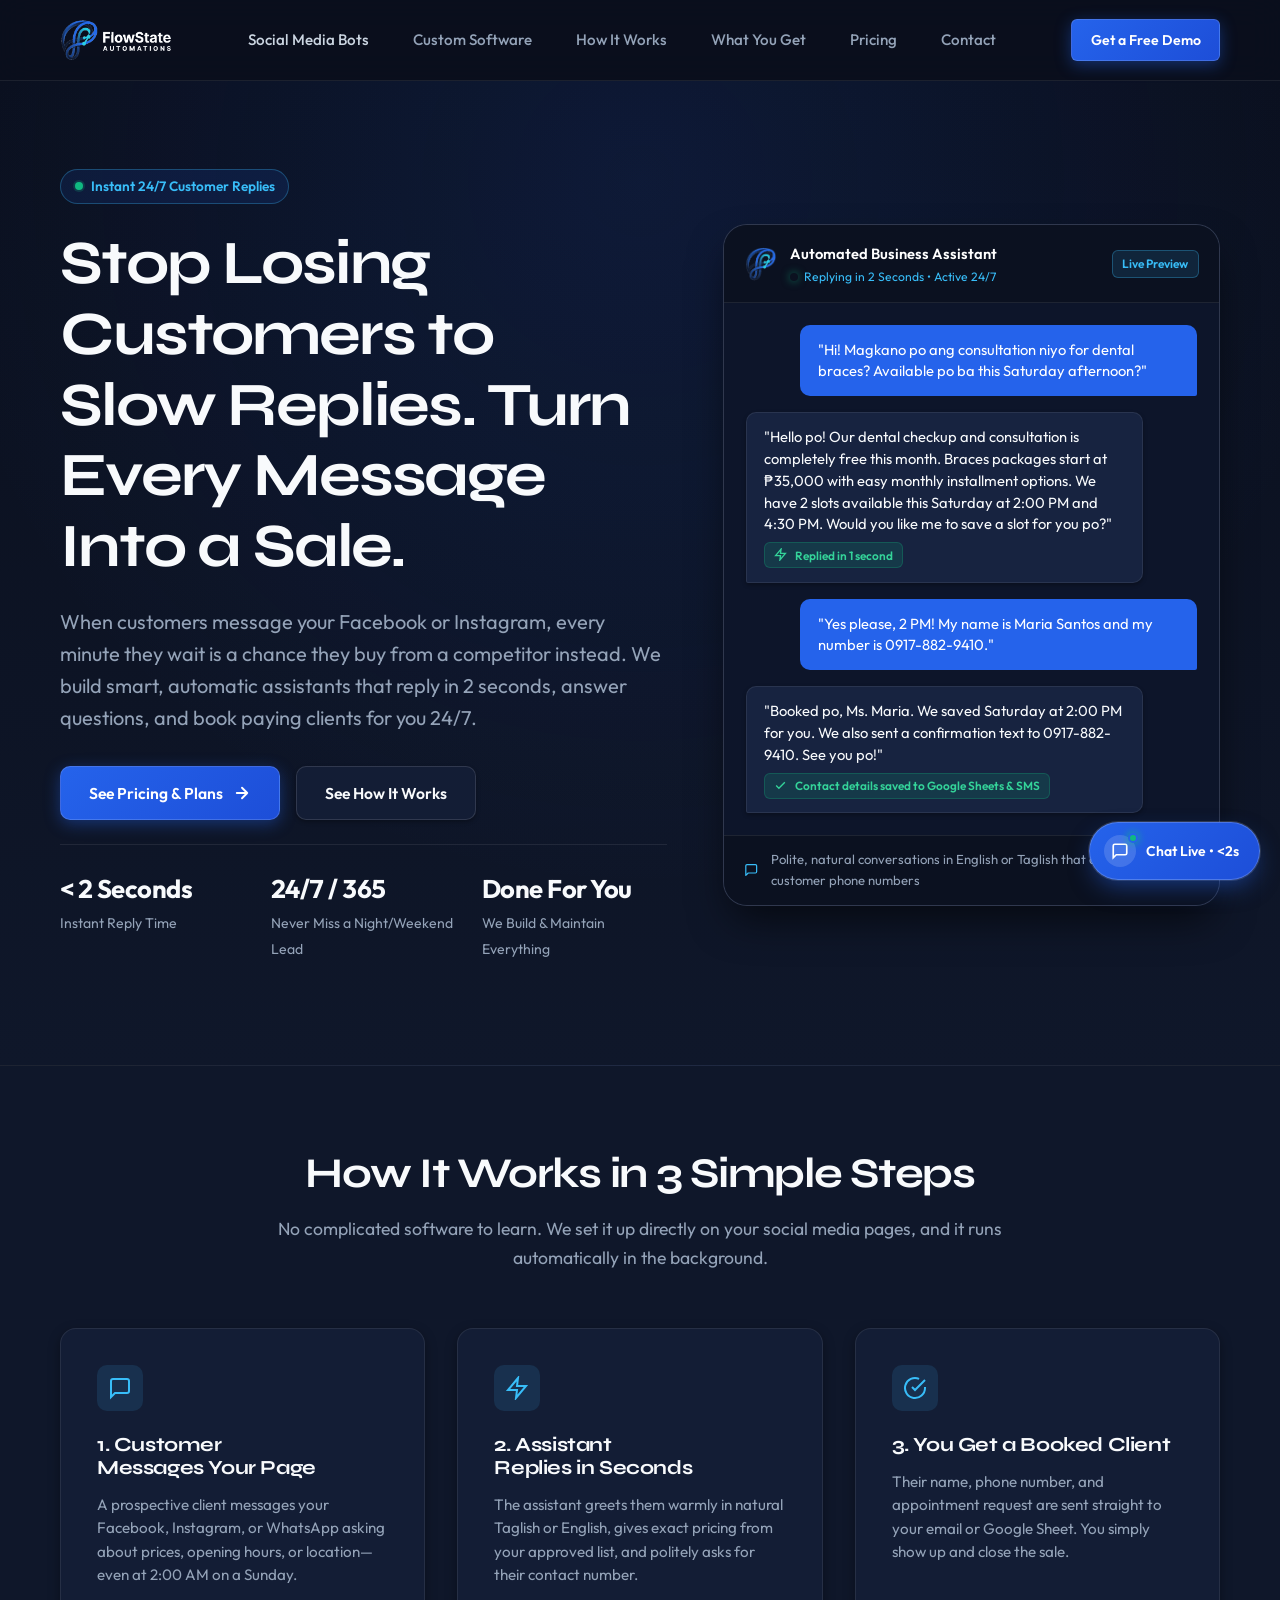
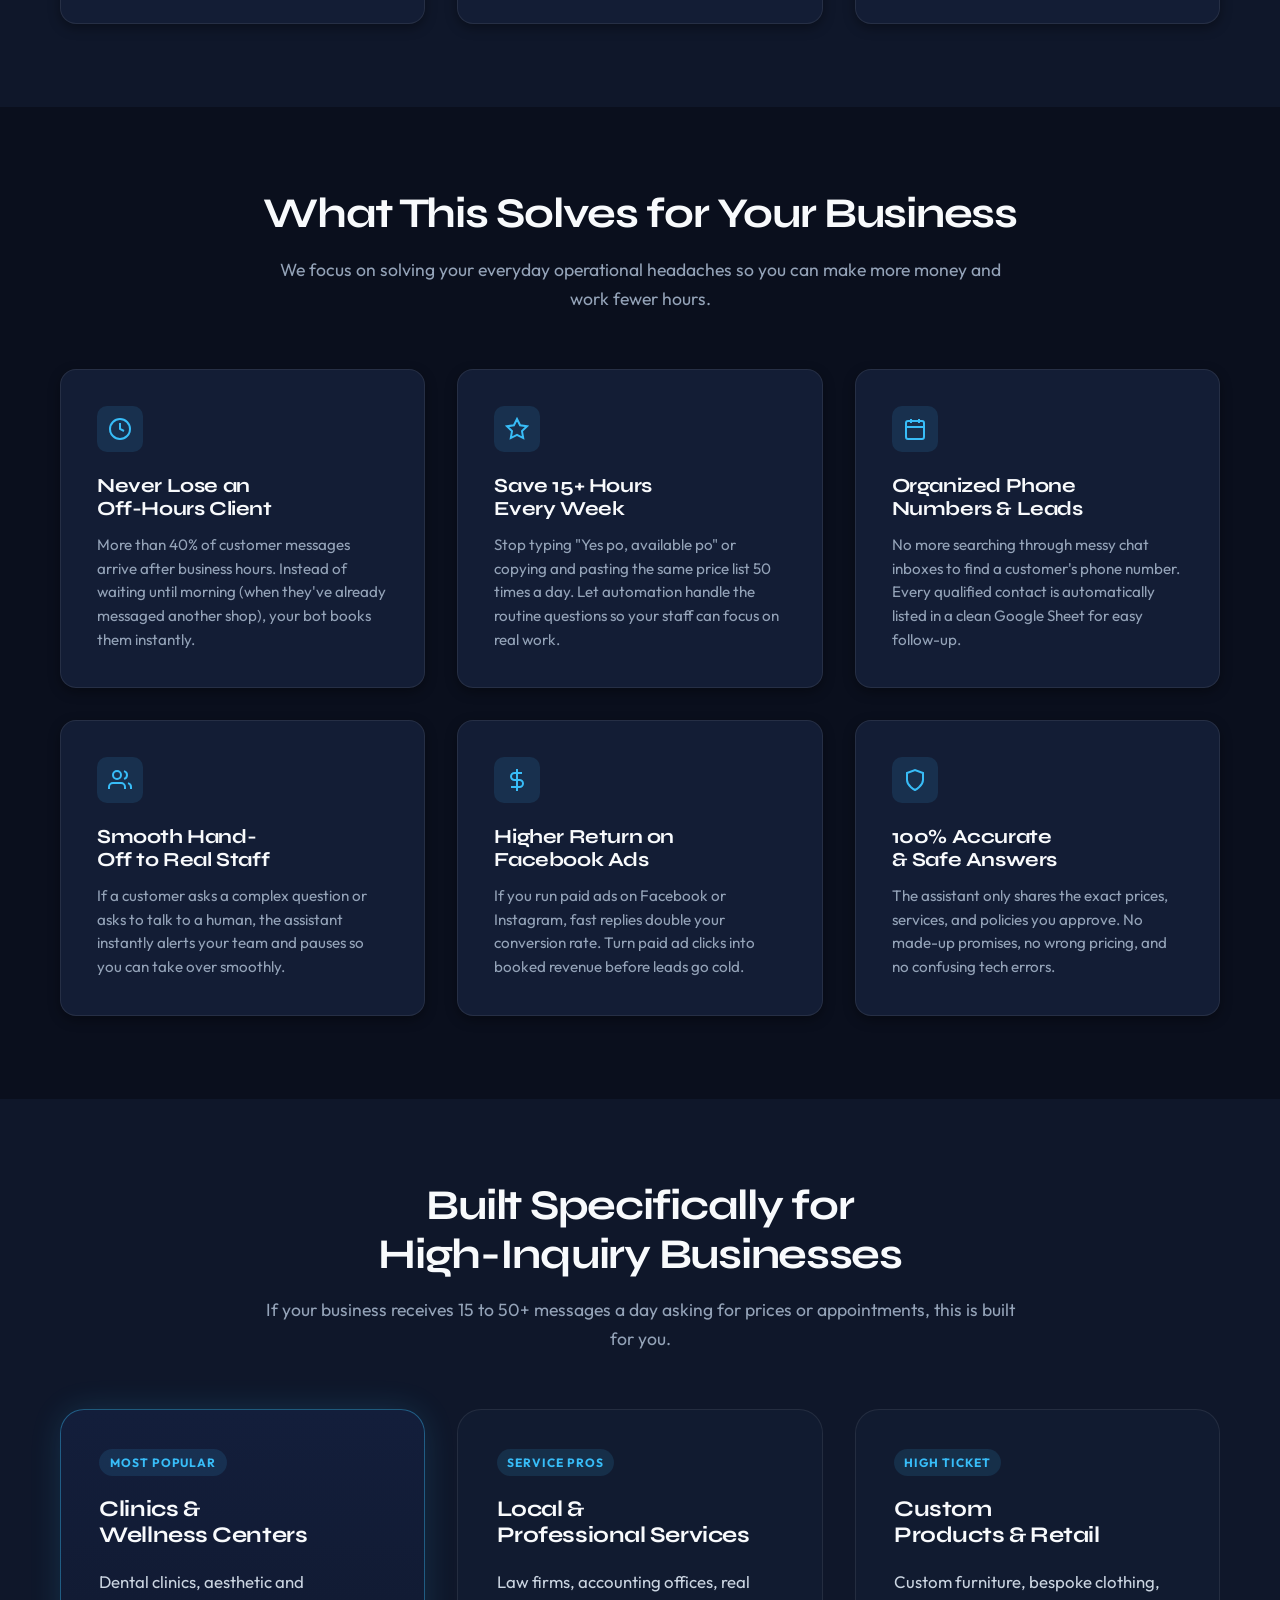
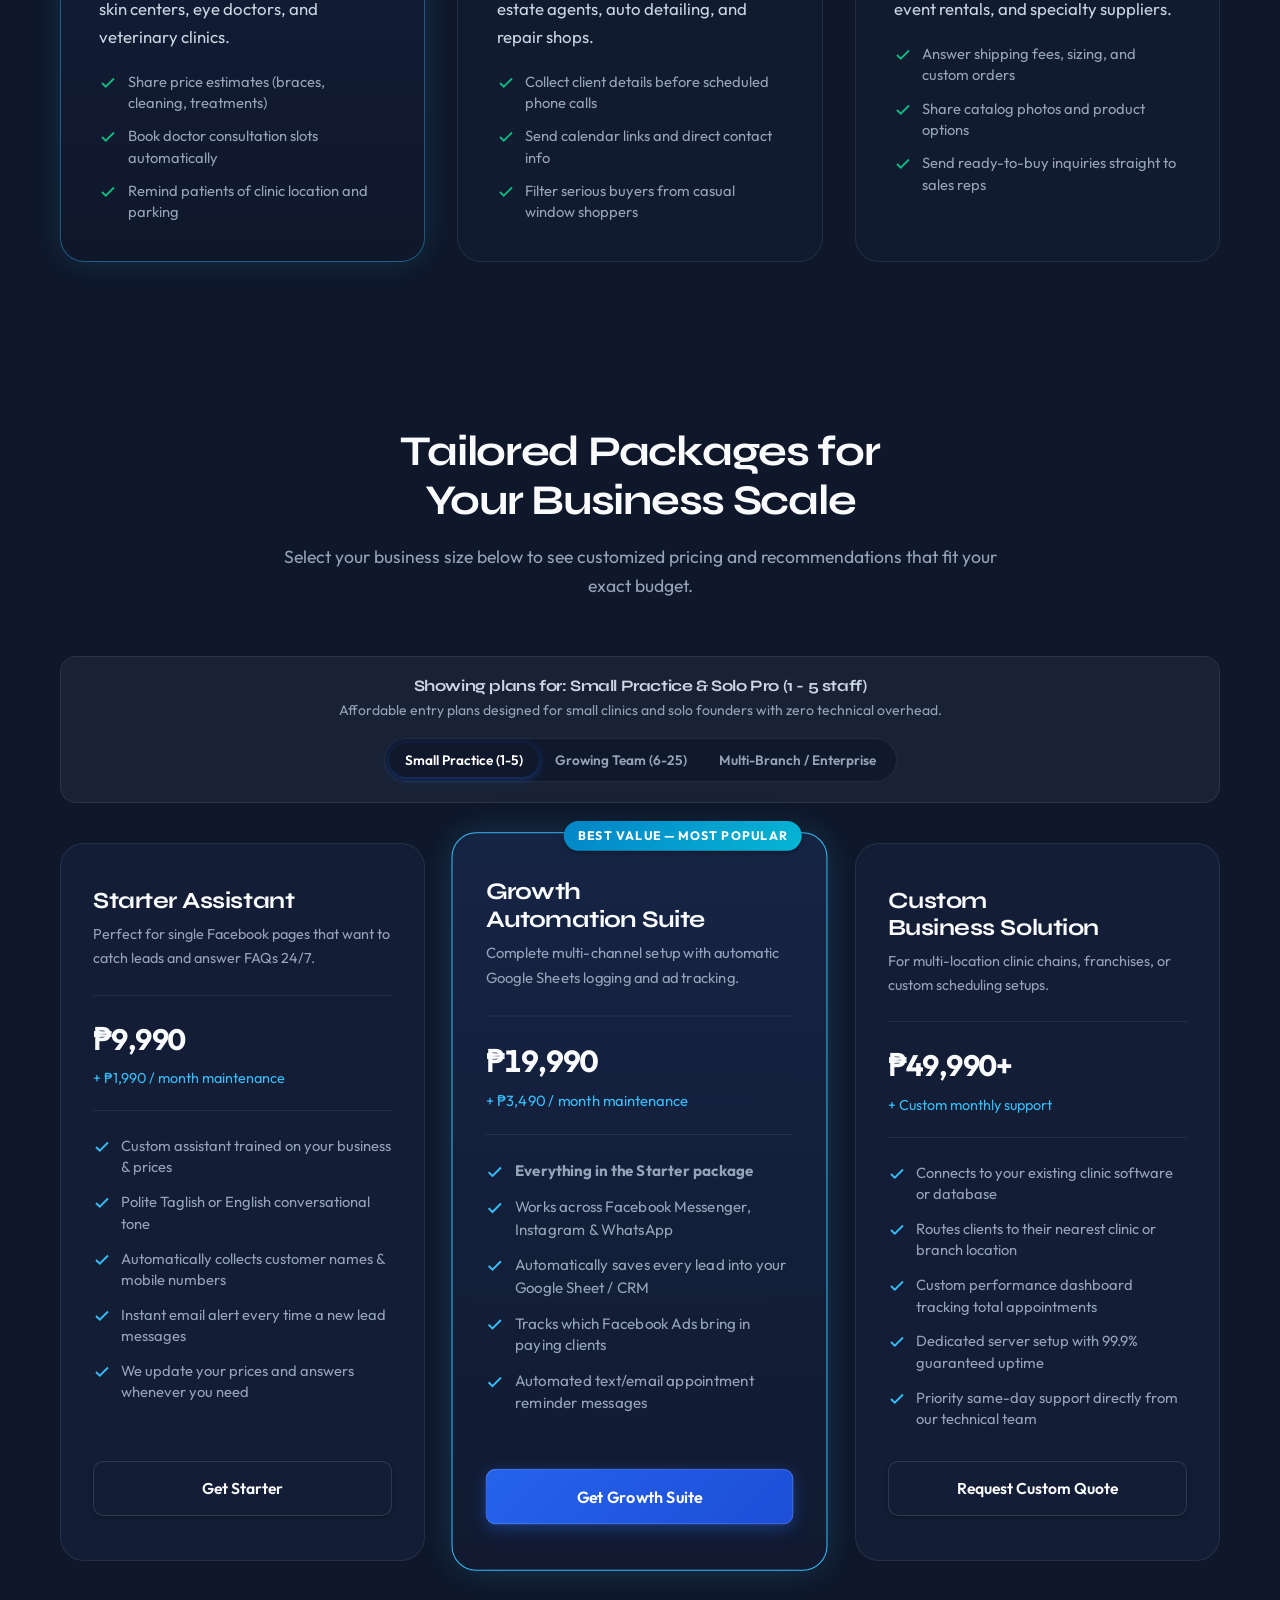
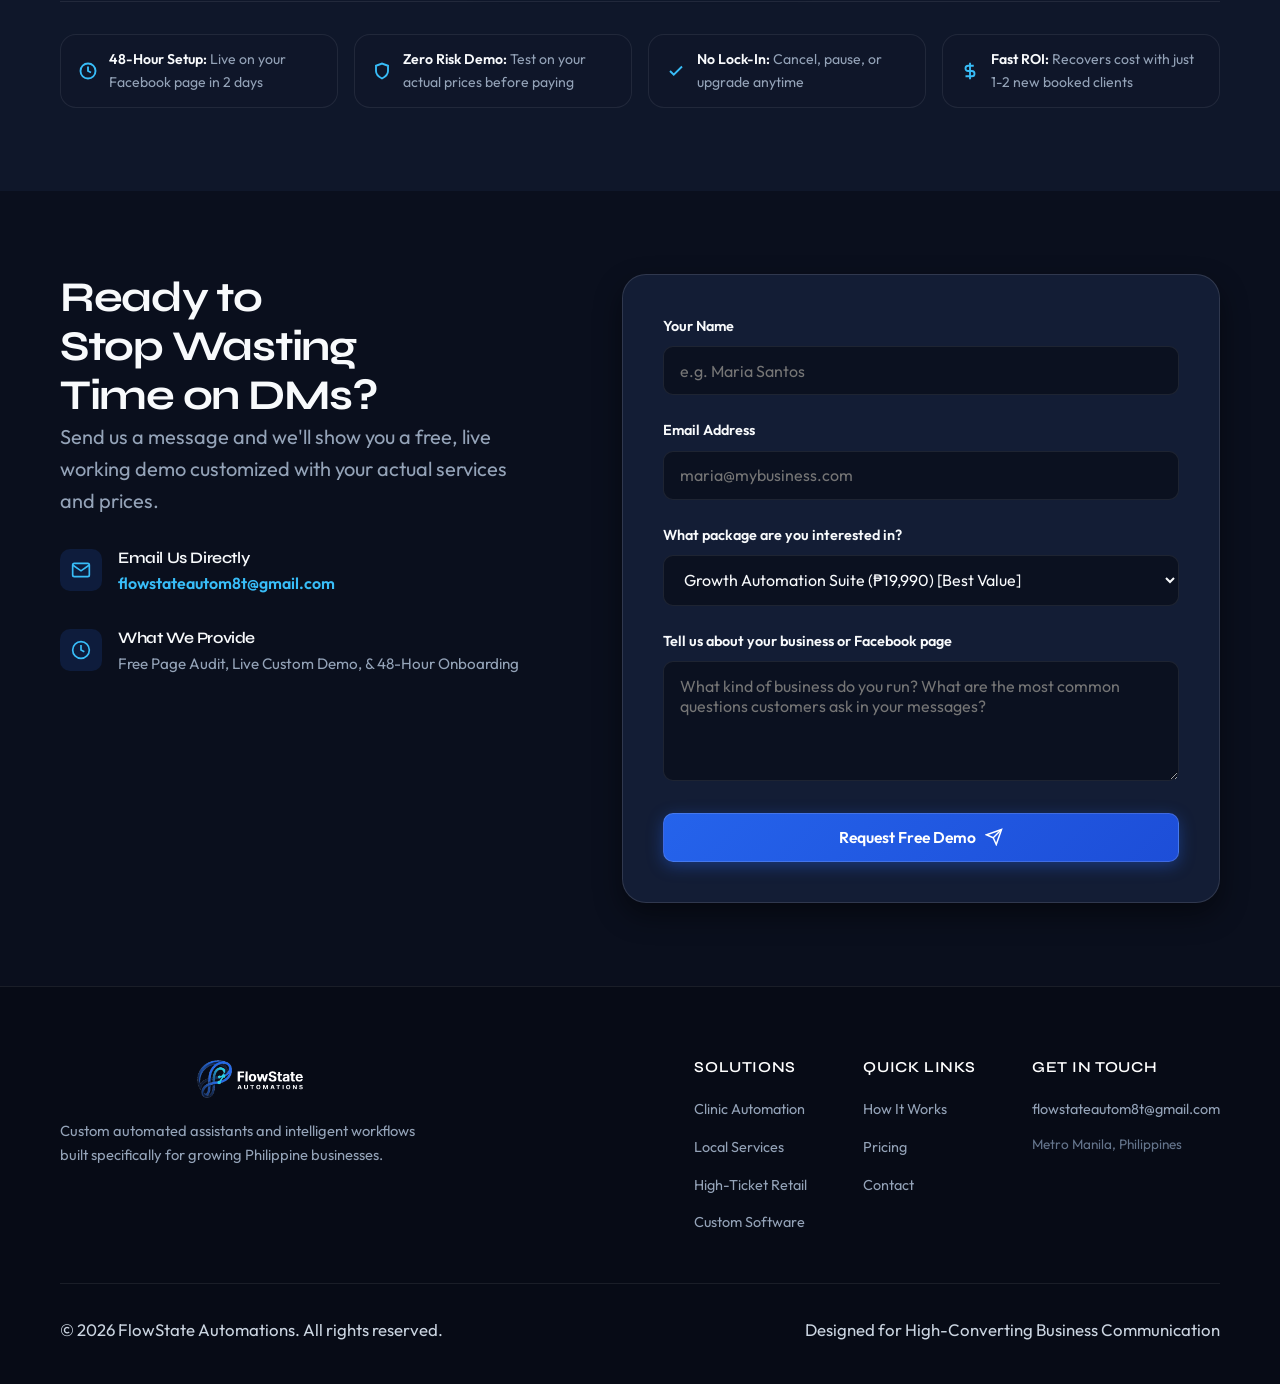
<file: index.html>
<!DOCTYPE html>
<html lang="en">
<head>
    <meta charset="UTF-8">
    <meta name="viewport" content="width=device-width, initial-scale=1.0">
    <title>FlowState Automations | Instant Message Replies & Automated Client Booking</title>
    <meta name="description" content="We build custom automated assistants for your Facebook, Instagram, and WhatsApp that reply to customers in seconds 24/7, answer common questions, and collect phone numbers automatically.">
    
    <!-- Distinctive Typography (Syne + Outfit) -->
    <link rel="preconnect" href="https://fonts.googleapis.com">
    <link rel="preconnect" href="https://fonts.gstatic.com" crossorigin>
    <link href="https://fonts.googleapis.com/css2?family=Outfit:wght@400;500;600;700&family=Syne:wght@600;700;800&display=swap" rel="stylesheet">
    
    <link rel="stylesheet" href="styles.css">
    <link rel="stylesheet" href="chatbot.css">
    <link rel="icon" type="image/png" href="img/fsa-icon-original.png">
</head>
<body>

    <!-- Navigation Header -->
    <header class="site-header">
        <div class="container">
            <nav class="navbar" aria-label="Main Navigation">
                <a href="#" class="brand-logo" aria-label="FlowState Automations Home">
                    <img src="img/fsa-logo-dark.png" alt="FlowState Automations" width="230" height="42">
                </a>
                
                <ul class="nav-menu">
                    <li><a href="index.html" class="nav-link active">Social Media Bots</a></li>
                    <li><a href="custom-software.html" class="nav-link">Custom Software</a></li>
                    <li><a href="#how-it-works" class="nav-link">How It Works</a></li>
                    <li><a href="#benefits" class="nav-link">What You Get</a></li>
                    <li><a href="#pricing" class="nav-link">Pricing</a></li>
                    <li><a href="#contact" class="nav-link">Contact</a></li>
                </ul>

                <div class="nav-actions">
                    <a href="#contact" class="btn btn-primary btn-sm nav-cta-desktop">Get a Free Demo</a>
                    <button class="nav-toggle" id="navToggle" aria-label="Toggle Navigation Menu" aria-expanded="false">
                        <svg class="hamburger-icon" width="22" height="22" viewBox="0 0 24 24" fill="none" stroke="currentColor" stroke-width="2" stroke-linecap="round" stroke-linejoin="round">
                            <line x1="3" y1="12" x2="21" y2="12"/>
                            <line x1="3" y1="6" x2="21" y2="6"/>
                            <line x1="3" y1="18" x2="21" y2="18"/>
                        </svg>
                    </button>
                </div>
            </nav>
        </div>
    </header>

    <!-- Hero Section -->
    <section class="hero-section">
        <div class="container">
            <div class="hero-grid">
                <div class="hero-copy">
                    <div class="status-badge">
                        <span class="status-dot"></span>
                        <span>Instant 24/7 Customer Replies</span>
                    </div>

                    <h1>Stop Losing Customers to Slow Replies. Turn Every Message Into a Sale.</h1>

                    <p class="lead">
                        When customers message your Facebook or Instagram, every minute they wait is a chance they buy from a competitor instead. We build smart, automatic assistants that reply in 2 seconds, answer questions, and book paying clients for you 24/7.
                    </p>

                    <div class="hero-cta-group">
                        <a href="#pricing" class="btn btn-primary">
                            <span>See Pricing &amp; Plans</span>
                            <svg width="18" height="18" viewBox="0 0 24 24" fill="none" stroke="currentColor" stroke-width="2.5" stroke-linecap="round" stroke-linejoin="round"><path d="M5 12h14M12 5l7 7-7 7"/></svg>
                        </a>
                        <a href="#how-it-works" class="btn btn-secondary">
                            <span>See How It Works</span>
                        </a>
                    </div>

                    <div class="hero-metrics">
                        <div class="metric-item">
                            <strong>&lt; 2 Seconds</strong>
                            <span>Instant Reply Time</span>
                        </div>
                        <div class="metric-item">
                            <strong>24/7 / 365</strong>
                            <span>Never Miss a Night/Weekend Lead</span>
                        </div>
                        <div class="metric-item">
                            <strong>Done For You</strong>
                            <span>We Build &amp; Maintain Everything</span>
                        </div>
                    </div>
                </div>

                <!-- Hero Interactive Demo (Easy-to-understand Live Simulation) -->
                <div class="chat-simulator-card" aria-label="Interactive Customer Chat Simulation">
                    <div class="simulator-header">
                        <div class="simulator-brand">
                            <img src="img/fsa-icon-original.png" alt="FlowState Icon" class="sim-avatar-img" width="34" height="34">
                            <div>
                                <span class="sim-title">Automated Business Assistant</span>
                                <span class="sim-status"><span class="status-dot-sm"></span>Replying in 2 Seconds • Active 24/7</span>
                            </div>
                        </div>
                        <span class="sim-badge">Live Preview</span>
                    </div>

                    <div class="sim-body" id="chatSimBody">
                        <div class="chat-bubble bubble-user">
                            "Hi! Magkano po ang consultation niyo for dental braces? Available po ba this Saturday afternoon?"
                        </div>
                        <div class="chat-bubble bubble-bot">
                            "Hello po! Our dental checkup and consultation is completely free this month. Braces packages start at ₱35,000 with easy monthly installment options. We have 2 slots available this Saturday at 2:00 PM and 4:30 PM. Would you like me to save a slot for you po?"
                            <br>
                            <span class="bubble-tag"><svg class="icon-inline" width="13" height="13" viewBox="0 0 24 24" fill="none" stroke="currentColor" stroke-width="2.5"><polygon points="13 2 3 14 12 14 11 22 21 10 12 10 13 2"/></svg> Replied in 1 second</span>
                        </div>
                        <div class="chat-bubble bubble-user">
                            "Yes please, 2 PM! My name is Maria Santos and my number is 0917-882-9410."
                        </div>
                        <div class="chat-bubble bubble-bot">
                            "Booked po, Ms. Maria. We saved Saturday at 2:00 PM for you. We also sent a confirmation text to 0917-882-9410. See you po!"
                            <br>
                            <span class="bubble-tag"><svg class="icon-inline" width="13" height="13" viewBox="0 0 24 24" fill="none" stroke="currentColor" stroke-width="2.5"><polyline points="20 6 9 17 4 12"/></svg> Contact details saved to Google Sheets &amp; SMS</span>
                        </div>
                    </div>

                    <div class="simulator-footer">
                        <svg width="18" height="18" viewBox="0 0 24 24" fill="none" stroke="#38BDF8" stroke-width="2" stroke-linecap="round" stroke-linejoin="round"><path d="M21 15a2 2 0 0 1-2 2H7l-4 4V5a2 2 0 0 1 2-2h14a2 2 0 0 1 2 2z"/></svg>
                        <span>Polite, natural conversations in English or Taglish that collect real customer phone numbers</span>
                    </div>
                </div>
            </div>
        </div>
    </section>

    <!-- How It Works (3 Easy Steps) -->
    <section class="moat-section" id="how-it-works">
        <div class="container">
            <div class="section-header">
                <h2>How It Works in 3 Simple Steps</h2>
                <p>No complicated software to learn. We set it up directly on your social media pages, and it runs automatically in the background.</p>
            </div>

            <div class="moat-grid">
                <div class="moat-card">
                    <div class="moat-icon">
                        <svg width="24" height="24" viewBox="0 0 24 24" fill="none" stroke="currentColor" stroke-width="2"><path d="M21 15a2 2 0 0 1-2 2H7l-4 4V5a2 2 0 0 1 2-2h14a2 2 0 0 1 2 2z"/></svg>
                    </div>
                    <h3>1. Customer Messages Your Page</h3>
                    <p>A prospective client messages your Facebook, Instagram, or WhatsApp asking about prices, opening hours, or location—even at 2:00 AM on a Sunday.</p>
                </div>

                <div class="moat-card">
                    <div class="moat-icon">
                        <svg width="24" height="24" viewBox="0 0 24 24" fill="none" stroke="currentColor" stroke-width="2"><polygon points="13 2 3 14 12 14 11 22 21 10 12 10 13 2"/></svg>
                    </div>
                    <h3>2. Assistant Replies in Seconds</h3>
                    <p>The assistant greets them warmly in natural Taglish or English, gives exact pricing from your approved list, and politely asks for their contact number.</p>
                </div>

                <div class="moat-card">
                    <div class="moat-icon">
                        <svg width="24" height="24" viewBox="0 0 24 24" fill="none" stroke="currentColor" stroke-width="2"><path d="M22 11.08V12a10 10 0 1 1-5.93-9.14"/><polyline points="22 4 12 14.01 9 11.01"/></svg>
                    </div>
                    <h3>3. You Get a Booked Client</h3>
                    <p>Their name, phone number, and appointment request are sent straight to your email or Google Sheet. You simply show up and close the sale.</p>
                </div>
            </div>
        </div>
    </section>

    <!-- What You Actually Get (Results-focused Benefits) -->
    <section class="verticals-section" id="benefits">
        <div class="container">
            <div class="section-header">
                <h2>What This Solves for Your Business</h2>
                <p>We focus on solving your everyday operational headaches so you can make more money and work fewer hours.</p>
            </div>

            <div class="moat-grid">
                <div class="moat-card">
                    <div class="moat-icon">
                        <svg width="24" height="24" viewBox="0 0 24 24" fill="none" stroke="currentColor" stroke-width="2"><circle cx="12" cy="12" r="10"/><polyline points="12 6 12 12 16 14"/></svg>
                    </div>
                    <h3>Never Lose an Off-Hours Client</h3>
                    <p>More than 40% of customer messages arrive after business hours. Instead of waiting until morning (when they've already messaged another shop), your bot books them instantly.</p>
                </div>

                <div class="moat-card">
                    <div class="moat-icon">
                        <svg width="24" height="24" viewBox="0 0 24 24" fill="none" stroke="currentColor" stroke-width="2"><polygon points="12 2 15.09 8.26 22 9.27 17 14.14 18.18 21.02 12 17.77 5.82 21.02 7 14.14 2 9.27 8.91 8.26 12 2"/></svg>
                    </div>
                    <h3>Save 15+ Hours Every Week</h3>
                    <p>Stop typing "Yes po, available po" or copying and pasting the same price list 50 times a day. Let automation handle the routine questions so your staff can focus on real work.</p>
                </div>

                <div class="moat-card">
                    <div class="moat-icon">
                        <svg width="24" height="24" viewBox="0 0 24 24" fill="none" stroke="currentColor" stroke-width="2"><rect x="3" y="4" width="18" height="18" rx="2" ry="2"/><line x1="16" y1="2" x2="16" y2="6"/><line x1="8" y1="2" x2="8" y2="6"/><line x1="3" y1="10" x2="21" y2="10"/></svg>
                    </div>
                    <h3>Organized Phone Numbers &amp; Leads</h3>
                    <p>No more searching through messy chat inboxes to find a customer's phone number. Every qualified contact is automatically listed in a clean Google Sheet for easy follow-up.</p>
                </div>

                <div class="moat-card">
                    <div class="moat-icon">
                        <svg width="24" height="24" viewBox="0 0 24 24" fill="none" stroke="currentColor" stroke-width="2"><path d="M17 21v-2a4 4 0 0 0-4-4H5a4 4 0 0 0-4 4v2"/><circle cx="9" cy="7" r="4"/><path d="M23 21v-2a4 4 0 0 0-3-3.87"/><path d="M16 3.13a4 4 0 0 1 0 7.75"/></svg>
                    </div>
                    <h3>Smooth Hand-Off to Real Staff</h3>
                    <p>If a customer asks a complex question or asks to talk to a human, the assistant instantly alerts your team and pauses so you can take over smoothly.</p>
                </div>

                <div class="moat-card">
                    <div class="moat-icon">
                        <svg width="24" height="24" viewBox="0 0 24 24" fill="none" stroke="currentColor" stroke-width="2"><line x1="12" y1="1" x2="12" y2="23"/><path d="M17 5H9.5a3.5 3.5 0 0 0 0 7h5a3.5 3.5 0 0 1 0 7H6"/></svg>
                    </div>
                    <h3>Higher Return on Facebook Ads</h3>
                    <p>If you run paid ads on Facebook or Instagram, fast replies double your conversion rate. Turn paid ad clicks into booked revenue before leads go cold.</p>
                </div>

                <div class="moat-card">
                    <div class="moat-icon">
                        <svg width="24" height="24" viewBox="0 0 24 24" fill="none" stroke="currentColor" stroke-width="2"><path d="M12 22s8-4 8-10V5l-8-3-8 3v7c0 6 8 10 8 10z"/></svg>
                    </div>
                    <h3>100% Accurate &amp; Safe Answers</h3>
                    <p>The assistant only shares the exact prices, services, and policies you approve. No made-up promises, no wrong pricing, and no confusing tech errors.</p>
                </div>
            </div>
        </div>
    </section>

    <!-- Target Industry Verticals (Who This Is For) -->
    <section class="moat-section" id="who-this-is-for">
        <div class="container">
            <div class="section-header">
                <h2>Built Specifically for High-Inquiry Businesses</h2>
                <p>If your business receives 15 to 50+ messages a day asking for prices or appointments, this is built for you.</p>
            </div>

            <div class="verticals-grid">
                <div class="vertical-card featured">
                    <span class="vertical-badge">Most Popular</span>
                    <h3>Clinics &amp; Wellness Centers</h3>
                    <p>Dental clinics, aesthetic and skin centers, eye doctors, and veterinary clinics.</p>
                    <ul>
                        <li><svg width="18" height="18" viewBox="0 0 24 24" fill="none" stroke="currentColor" stroke-width="2.5"><polyline points="20 6 9 17 4 12"/></svg> Share price estimates (braces, cleaning, treatments)</li>
                        <li><svg width="18" height="18" viewBox="0 0 24 24" fill="none" stroke="currentColor" stroke-width="2.5"><polyline points="20 6 9 17 4 12"/></svg> Book doctor consultation slots automatically</li>
                        <li><svg width="18" height="18" viewBox="0 0 24 24" fill="none" stroke="currentColor" stroke-width="2.5"><polyline points="20 6 9 17 4 12"/></svg> Remind patients of clinic location and parking</li>
                    </ul>
                </div>

                <div class="vertical-card">
                    <span class="vertical-badge">Service Pros</span>
                    <h3>Local &amp; Professional Services</h3>
                    <p>Law firms, accounting offices, real estate agents, auto detailing, and repair shops.</p>
                    <ul>
                        <li><svg width="18" height="18" viewBox="0 0 24 24" fill="none" stroke="currentColor" stroke-width="2.5"><polyline points="20 6 9 17 4 12"/></svg> Collect client details before scheduled phone calls</li>
                        <li><svg width="18" height="18" viewBox="0 0 24 24" fill="none" stroke="currentColor" stroke-width="2.5"><polyline points="20 6 9 17 4 12"/></svg> Send calendar links and direct contact info</li>
                        <li><svg width="18" height="18" viewBox="0 0 24 24" fill="none" stroke="currentColor" stroke-width="2.5"><polyline points="20 6 9 17 4 12"/></svg> Filter serious buyers from casual window shoppers</li>
                    </ul>
                </div>

                <div class="vertical-card">
                    <span class="vertical-badge">High Ticket</span>
                    <h3>Custom Products &amp; Retail</h3>
                    <p>Custom furniture, bespoke clothing, event rentals, and specialty suppliers.</p>
                    <ul>
                        <li><svg width="18" height="18" viewBox="0 0 24 24" fill="none" stroke="currentColor" stroke-width="2.5"><polyline points="20 6 9 17 4 12"/></svg> Answer shipping fees, sizing, and custom orders</li>
                        <li><svg width="18" height="18" viewBox="0 0 24 24" fill="none" stroke="currentColor" stroke-width="2.5"><polyline points="20 6 9 17 4 12"/></svg> Share catalog photos and product options</li>
                        <li><svg width="18" height="18" viewBox="0 0 24 24" fill="none" stroke="currentColor" stroke-width="2.5"><polyline points="20 6 9 17 4 12"/></svg> Send ready-to-buy inquiries straight to sales reps</li>
                    </ul>
                </div>
            </div>
        </div>
    </section>

    <!-- Transparent Packages & Dynamic Pricing -->
    <section class="pricing-section" id="pricing">
        <div class="container">
            <div class="section-header">
                <h2>Tailored Packages for Your Business Scale</h2>
                <p>Select your business size below to see customized pricing and recommendations that fit your exact budget.</p>
            </div>

            <!-- Business Scale Qualifier Switcher -->
            <div class="scale-qualifier-banner">
                <div class="qualifier-copy">
                    <h4 id="qualifierTitle">Showing plans for: Small Practice &amp; Solo Pro (1 - 5 staff)</h4>
                    <p id="qualifierSubtitle">Affordable entry plans designed for small clinics and solo founders with zero technical overhead.</p>
                </div>
                <div class="scale-switcher-group" role="tablist" aria-label="Business Scale Selector">
                    <button type="button" class="scale-pill active" id="scaleSmall" data-scale="small">Small Practice (1-5)</button>
                    <button type="button" class="scale-pill" id="scaleGrowing" data-scale="growing">Growing Team (6-25)</button>
                    <button type="button" class="scale-pill" id="scaleEnterprise" data-scale="enterprise">Multi-Branch / Enterprise</button>
                </div>
            </div>

            <div class="pricing-grid">
                <!-- Starter Tier -->
                <div class="pricing-card" id="cardStarter">
                    <div class="pricing-header">
                        <h3 id="starterTitle">Starter Assistant</h3>
                        <p id="starterDesc">Perfect for single Facebook pages that want to catch leads and answer FAQs 24/7.</p>
                    </div>

                    <div class="pricing-amount">
                        <span class="pricing-setup" id="starterSetup">₱9,990</span>
                        <span class="pricing-retainer" id="starterRetainer">+ ₱1,990 / month maintenance</span>
                    </div>

                    <ul class="pricing-features">
                        <li><svg width="18" height="18" viewBox="0 0 24 24" fill="none" stroke="currentColor" stroke-width="2.5"><polyline points="20 6 9 17 4 12"/></svg> Custom assistant trained on your business &amp; prices</li>
                        <li><svg width="18" height="18" viewBox="0 0 24 24" fill="none" stroke="currentColor" stroke-width="2.5"><polyline points="20 6 9 17 4 12"/></svg> Polite Taglish or English conversational tone</li>
                        <li><svg width="18" height="18" viewBox="0 0 24 24" fill="none" stroke="currentColor" stroke-width="2.5"><polyline points="20 6 9 17 4 12"/></svg> Automatically collects customer names &amp; mobile numbers</li>
                        <li><svg width="18" height="18" viewBox="0 0 24 24" fill="none" stroke="currentColor" stroke-width="2.5"><polyline points="20 6 9 17 4 12"/></svg> Instant email alert every time a new lead messages</li>
                        <li><svg width="18" height="18" viewBox="0 0 24 24" fill="none" stroke="currentColor" stroke-width="2.5"><polyline points="20 6 9 17 4 12"/></svg> We update your prices and answers whenever you need</li>
                    </ul>

                    <a href="#contact" class="btn btn-secondary btn-block">Get Starter</a>
                </div>

                <!-- Growth Tier (Popular) -->
                <div class="pricing-card popular" id="cardGrowth">
                    <span class="popular-ribbon" id="growthRibbon">Best Value — Most Popular</span>
                    <div class="pricing-header">
                        <h3 id="growthTitle">Growth Automation Suite</h3>
                        <p id="growthDesc">Complete multi-channel setup with automatic Google Sheets logging and ad tracking.</p>
                    </div>

                    <div class="pricing-amount">
                        <span class="pricing-setup" id="growthSetup">₱19,990</span>
                        <span class="pricing-retainer" id="growthRetainer">+ ₱3,490 / month maintenance</span>
                    </div>

                    <ul class="pricing-features">
                        <li><svg width="18" height="18" viewBox="0 0 24 24" fill="none" stroke="currentColor" stroke-width="2.5"><polyline points="20 6 9 17 4 12"/></svg> <strong>Everything in the Starter package</strong></li>
                        <li><svg width="18" height="18" viewBox="0 0 24 24" fill="none" stroke="currentColor" stroke-width="2.5"><polyline points="20 6 9 17 4 12"/></svg> Works across Facebook Messenger, Instagram &amp; WhatsApp</li>
                        <li><svg width="18" height="18" viewBox="0 0 24 24" fill="none" stroke="currentColor" stroke-width="2.5"><polyline points="20 6 9 17 4 12"/></svg> Automatically saves every lead into your Google Sheet / CRM</li>
                        <li><svg width="18" height="18" viewBox="0 0 24 24" fill="none" stroke="currentColor" stroke-width="2.5"><polyline points="20 6 9 17 4 12"/></svg> Tracks which Facebook Ads bring in paying clients</li>
                        <li><svg width="18" height="18" viewBox="0 0 24 24" fill="none" stroke="currentColor" stroke-width="2.5"><polyline points="20 6 9 17 4 12"/></svg> Automated text/email appointment reminder messages</li>
                    </ul>

                    <a href="#contact" class="btn btn-primary btn-block">Get Growth Suite</a>
                </div>

                <!-- Custom / Enterprise Tier -->
                <div class="pricing-card" id="cardEnterprise">
                    <div class="pricing-header">
                        <h3 id="enterpriseTitle">Custom Business Solution</h3>
                        <p id="enterpriseDesc">For multi-location clinic chains, franchises, or custom scheduling setups.</p>
                    </div>

                    <div class="pricing-amount">
                        <span class="pricing-setup" id="enterpriseSetup">₱49,990+</span>
                        <span class="pricing-retainer" id="enterpriseRetainer">+ Custom monthly support</span>
                    </div>

                    <ul class="pricing-features">
                        <li><svg width="18" height="18" viewBox="0 0 24 24" fill="none" stroke="currentColor" stroke-width="2.5"><polyline points="20 6 9 17 4 12"/></svg> Connects to your existing clinic software or database</li>
                        <li><svg width="18" height="18" viewBox="0 0 24 24" fill="none" stroke="currentColor" stroke-width="2.5"><polyline points="20 6 9 17 4 12"/></svg> Routes clients to their nearest clinic or branch location</li>
                        <li><svg width="18" height="18" viewBox="0 0 24 24" fill="none" stroke="currentColor" stroke-width="2.5"><polyline points="20 6 9 17 4 12"/></svg> Custom performance dashboard tracking total appointments</li>
                        <li><svg width="18" height="18" viewBox="0 0 24 24" fill="none" stroke="currentColor" stroke-width="2.5"><polyline points="20 6 9 17 4 12"/></svg> Dedicated server setup with 99.9% guaranteed uptime</li>
                        <li><svg width="18" height="18" viewBox="0 0 24 24" fill="none" stroke="currentColor" stroke-width="2.5"><polyline points="20 6 9 17 4 12"/></svg> Priority same-day support directly from our technical team</li>
                    </ul>

                    <a href="#contact" class="btn btn-secondary btn-block">Request Custom Quote</a>
                </div>
            </div>

            <!-- Decision & Trust Assurance Bar -->
            <div class="pricing-trust-bar">
                <div class="trust-pill">
                    <svg width="18" height="18" viewBox="0 0 24 24" fill="none" stroke="currentColor" stroke-width="2.5"><circle cx="12" cy="12" r="10"/><polyline points="12 6 12 12 16 14"/></svg>
                    <span><strong>48-Hour Setup:</strong> Live on your Facebook page in 2 days</span>
                </div>
                <div class="trust-pill">
                    <svg width="18" height="18" viewBox="0 0 24 24" fill="none" stroke="currentColor" stroke-width="2.5"><path d="M12 22s8-4 8-10V5l-8-3-8 3v7c0 6 8 10 8 10z"/></svg>
                    <span><strong>Zero Risk Demo:</strong> Test on your actual prices before paying</span>
                </div>
                <div class="trust-pill">
                    <svg width="18" height="18" viewBox="0 0 24 24" fill="none" stroke="currentColor" stroke-width="2.5"><polyline points="20 6 9 17 4 12"/></svg>
                    <span><strong>No Lock-In:</strong> Cancel, pause, or upgrade anytime</span>
                </div>
                <div class="trust-pill">
                    <svg width="18" height="18" viewBox="0 0 24 24" fill="none" stroke="currentColor" stroke-width="2.5"><line x1="12" y1="1" x2="12" y2="23"/><path d="M17 5H9.5a3.5 3.5 0 0 0 0 7h5a3.5 3.5 0 0 1 0 7H6"/></svg>
                    <span><strong>Fast ROI:</strong> Recovers cost with just 1-2 new booked clients</span>
                </div>
            </div>
        </div>
    </section>

    <!-- Contact & Consultation Request -->
    <section class="contact-section" id="contact">
        <div class="container">
            <div class="contact-layout">
                <div class="contact-info-panel">
                    <div>
                        <h2>Ready to Stop Wasting Time on DMs?</h2>
                        <p class="lead">
                            Send us a message and we'll show you a free, live working demo customized with your actual services and prices.
                        </p>
                    </div>

                    <div class="contact-channel">
                        <div class="contact-icon">
                            <svg width="20" height="20" viewBox="0 0 24 24" fill="none" stroke="currentColor" stroke-width="2"><path d="M4 4h16c1.1 0 2 .9 2 2v12c0 1.1-.9 2-2 2H4c-1.1 0-2-.9-2-2V6c0-1.1.9-2 2-2z"/><polyline points="22,6 12,13 2,6"/></svg>
                        </div>
                        <div>
                            <h4>Email Us Directly</h4>
                            <a href="mailto:flowstateautom8t@gmail.com">flowstateautom8t@gmail.com</a>
                        </div>
                    </div>

                    <div class="contact-channel">
                        <div class="contact-icon">
                            <svg width="20" height="20" viewBox="0 0 24 24" fill="none" stroke="currentColor" stroke-width="2"><circle cx="12" cy="12" r="10"/><polyline points="12 6 12 12 16 14"/></svg>
                        </div>
                        <div>
                            <h4>What We Provide</h4>
                            <p class="channel-desc">Free Page Audit, Live Custom Demo, &amp; 48-Hour Onboarding</p>
                        </div>
                    </div>
                </div>

                <div class="form-card">
                    <form class="contact-form" id="contactForm">
                        <div class="form-group">
                            <label for="fullName">Your Name</label>
                            <input type="text" id="fullName" name="Name" class="form-control" placeholder="e.g. Maria Santos" required>
                        </div>

                        <div class="form-group">
                            <label for="emailAddr">Email Address</label>
                            <input type="email" id="emailAddr" name="Email" class="form-control" placeholder="maria@mybusiness.com" required>
                        </div>
                        
                        <div class="form-group">
                            <label for="packageSelect">What package are you interested in?</label>
                            <select id="packageSelect" name="Package" class="form-control">
                                <option value="Growth Automation Suite (₱19,990) [Best Value]">Growth Automation Suite (₱19,990) [Best Value]</option>
                                <option value="Starter Assistant (₱9,990)">Starter Assistant (₱9,990)</option>
                                <option value="Custom Business Solution (₱49,990+)">Custom Business Solution (₱49,990+)</option>
                                <option value="Free Page Audit & Live Demo">Just want a Free Page Audit &amp; Live Demo</option>
                            </select>
                        </div>

                        <div class="form-group">
                            <label for="userMsg">Tell us about your business or Facebook page</label>
                            <textarea id="userMsg" name="Message" class="form-control" placeholder="What kind of business do you run? What are the most common questions customers ask in your messages?" required></textarea>
                        </div>

                        <button type="submit" class="btn btn-primary btn-block" id="submitBtn">
                            <span>Request Free Demo</span>
                            <svg width="18" height="18" viewBox="0 0 24 24" fill="none" stroke="currentColor" stroke-width="2"><line x1="22" y1="2" x2="11" y2="13"/><polygon points="22 2 15 22 11 13 2 9 22 2"/></svg>
                        </button>
                    </form>
                </div>
            </div>
        </div>
    </section>

    <!-- Footer with Original Brand Art -->
    <footer class="site-footer">
        <div class="container">
            <div class="footer-top">
                <div class="footer-brand">
                    <img src="img/fsa-logo-dark.png" alt="FlowState Automations" width="230" height="42">
                    <p>
                        Custom automated assistants and intelligent workflows built specifically for growing Philippine businesses.
                    </p>
                </div>

                <div class="footer-nav">
                    <div class="footer-col">
                        <h4>Solutions</h4>
                        <ul>
                            <li><a href="#solutions">Clinic Automation</a></li>
                            <li><a href="#solutions">Local Services</a></li>
                            <li><a href="#solutions">High-Ticket Retail</a></li>
                            <li><a href="custom-software.html">Custom Software</a></li>
                        </ul>
                    </div>

                    <div class="footer-col">
                        <h4>Quick Links</h4>
                        <ul>
                            <li><a href="#how-it-works">How It Works</a></li>
                            <li><a href="#pricing">Pricing</a></li>
                            <li><a href="#contact">Contact</a></li>
                        </ul>
                    </div>

                    <div class="footer-col">
                        <h4>Get In Touch</h4>
                        <ul>
                            <li><a href="mailto:flowstateautom8t@gmail.com">flowstateautom8t@gmail.com</a></li>
                            <li class="footer-subtext">Metro Manila, Philippines</li>
                        </ul>
                    </div>
                </div>
            </div>

            <div class="footer-bottom">
                <p>&copy; 2026 FlowState Automations. All rights reserved.</p>
                <p>Designed for High-Converting Business Communication</p>
            </div>
        </div>
    </footer>

    <!-- Toast Feedback Notification -->
    <div id="toastNotification" class="toast-notification" role="status" aria-live="polite">
        <svg class="toast-icon" width="20" height="20" viewBox="0 0 24 24" fill="none" stroke="currentColor" stroke-width="2.5"><polyline points="20 6 9 17 4 12"/></svg>
        <span id="toastMessage">Thank you! Your demo request has been received. We'll be in touch within 24 hours.</span>
    </div>

    <!-- Client-Side Scripts -->
    <script>
        // Business Scale Dynamic Pricing Switcher
        const scalePills = document.querySelectorAll('.scale-pill');
        const qTitle = document.getElementById('qualifierTitle');
        const qSubtitle = document.getElementById('qualifierSubtitle');
        const starterSetup = document.getElementById('starterSetup');
        const starterRetainer = document.getElementById('starterRetainer');
        const growthSetup = document.getElementById('growthSetup');
        const growthRetainer = document.getElementById('growthRetainer');
        const growthRibbon = document.getElementById('growthRibbon');
        const enterpriseSetup = document.getElementById('enterpriseSetup');
        const enterpriseRetainer = document.getElementById('enterpriseRetainer');
        const cardStarter = document.getElementById('cardStarter');
        const cardGrowth = document.getElementById('cardGrowth');
        const cardEnterprise = document.getElementById('cardEnterprise');
        const pkgSelect = document.getElementById('packageSelect');

        function setBusinessScale(scale) {
            scalePills.forEach(p => {
                if (p.getAttribute('data-scale') === scale) {
                    p.classList.add('active');
                } else {
                    p.classList.remove('active');
                }
            });

            if (scale === 'small') {
                qTitle.textContent = 'Showing plans for: Small Practice & Solo Pro (1 - 5 staff)';
                qSubtitle.textContent = 'Affordable entry plans designed for small clinics and solo founders with zero technical overhead.';
                starterSetup.textContent = '₱9,990';
                starterRetainer.textContent = '+ ₱1,990 / month maintenance';
                growthSetup.textContent = '₱19,990';
                growthRetainer.textContent = '+ ₱3,490 / month maintenance';
                growthRibbon.textContent = 'Best Value — Most Popular';
                enterpriseSetup.textContent = '₱49,990+';
                enterpriseRetainer.textContent = '+ Custom monthly support';

                cardStarter.classList.remove('popular');
                cardGrowth.classList.add('popular');
                cardEnterprise.classList.remove('popular');
                
                if (pkgSelect) {
                    pkgSelect.options[0].text = 'Growth Automation Suite (₱19,990) [Best Value]';
                    pkgSelect.options[0].value = 'Growth Automation Suite (₱19,990) [Best Value]';
                    pkgSelect.options[1].text = 'Starter Assistant (₱9,990)';
                    pkgSelect.options[1].value = 'Starter Assistant (₱9,990)';
                    pkgSelect.options[2].text = 'Custom Business Solution (₱49,990+)';
                    pkgSelect.options[2].value = 'Custom Business Solution (₱49,990+)';
                    pkgSelect.value = 'Growth Automation Suite (₱19,990) [Best Value]';
                }
            } else if (scale === 'enterprise') {
                qTitle.textContent = 'Showing plans for: Multi-Branch / Enterprise (25+ staff)';
                qSubtitle.textContent = 'Bespoke software, multi-location branch routing, and dedicated high-availability infrastructure.';
                starterSetup.textContent = '₱24,990';
                starterRetainer.textContent = '+ ₱3,990 / mo per branch';
                growthSetup.textContent = '₱49,990';
                growthRetainer.textContent = '+ ₱7,990 / month maintenance';
                growthRibbon.textContent = 'Multi-Branch Scale';
                enterpriseSetup.textContent = '₱119,990+';
                enterpriseRetainer.textContent = '+ Enterprise SLA & custom connectors';

                cardStarter.classList.remove('popular');
                cardGrowth.classList.remove('popular');
                cardEnterprise.classList.add('popular');

                if (pkgSelect) {
                    pkgSelect.options[0].text = 'Multi-Branch Growth Suite (₱49,990)';
                    pkgSelect.options[0].value = 'Multi-Branch Growth Suite (₱49,990)';
                    pkgSelect.options[1].text = 'Single Branch Pilot (₱24,990)';
                    pkgSelect.options[1].value = 'Single Branch Pilot (₱24,990)';
                    pkgSelect.options[2].text = 'Custom Enterprise Solution (₱119,990+)';
                    pkgSelect.options[2].value = 'Custom Enterprise Solution (₱119,990+)';
                    pkgSelect.value = 'Custom Enterprise Solution (₱119,990+)';
                }
            } else {
                // Growing Team (6 - 25 staff)
                qTitle.textContent = 'Showing plans for: Growing Team (6 - 25 staff)';
                qSubtitle.textContent = 'Multi-channel automation, CRM sync, and active Facebook/IG ad tracking.';
                starterSetup.textContent = '₱14,990';
                starterRetainer.textContent = '+ ₱2,990 / month maintenance';
                growthSetup.textContent = '₱29,990';
                growthRetainer.textContent = '+ ₱4,990 / month maintenance';
                growthRibbon.textContent = 'Recommended for Busy Clinics';
                enterpriseSetup.textContent = '₱79,990+';
                enterpriseRetainer.textContent = '+ Custom monthly support';

                cardStarter.classList.remove('popular');
                cardGrowth.classList.add('popular');
                cardEnterprise.classList.remove('popular');

                if (pkgSelect) {
                    pkgSelect.options[0].text = 'Growth Automation Suite (₱29,990) [Recommended]';
                    pkgSelect.options[0].value = 'Growth Automation Suite (₱29,990) [Recommended]';
                    pkgSelect.options[1].text = 'Starter Assistant (₱14,990)';
                    pkgSelect.options[1].value = 'Starter Assistant (₱14,990)';
                    pkgSelect.options[2].text = 'Custom Business Solution (₱79,990+)';
                    pkgSelect.options[2].value = 'Custom Business Solution (₱79,990+)';
                    pkgSelect.value = 'Growth Automation Suite (₱29,990) [Recommended]';
                }
            }
        }

        scalePills.forEach(pill => {
            pill.addEventListener('click', () => {
                const scale = pill.getAttribute('data-scale');
                setBusinessScale(scale);
            });
        });

        // Form handling with asynchronous /api/contact submission
        const contactForm = document.getElementById('contactForm');
        const submitBtn = document.getElementById('submitBtn');
        const toast = document.getElementById('toastNotification');
        const toastMsg = document.getElementById('toastMessage');

        if (contactForm) {
            contactForm.addEventListener('submit', async function(e) {
                e.preventDefault();
                const name = document.getElementById('fullName').value.trim();
                const email = document.getElementById('emailAddr').value.trim();
                const pkg = document.getElementById('packageSelect') ? document.getElementById('packageSelect').value : '';
                const msg = document.getElementById('userMsg').value.trim();

                if (!name || !email || !msg) {
                    alert('Please fill out all required fields.');
                    return;
                }

                submitBtn.disabled = true;
                const originalBtnHtml = submitBtn.innerHTML;
                submitBtn.innerHTML = '<span>Sending Request...</span>';

                try {
                    const response = await fetch('/api/contact', {
                        method: 'POST',
                        headers: { 'Content-Type': 'application/json' },
                        body: JSON.stringify({
                            name: name,
                            contact: email,
                            businessScale: pkg,
                            notes: msg,
                            pageUrl: window.location.href
                        })
                    });

                    const data = await response.json();

                    if (response.ok && data.success) {
                        contactForm.reset();
                        if (toastMsg) {
                            toastMsg.textContent = data.message || 'Thank you! Your demo request has been received. We\'ll be in touch within 24 hours.';
                        }
                        toast.classList.add('show');
                        setTimeout(() => {
                            toast.classList.remove('show');
                        }, 6000);
                    } else {
                        alert(data.error || 'Failed to send inquiry. Please check your information or email us at flowstateautom8t@gmail.com.');
                    }
                } catch (err) {
                    console.error('Contact submit error:', err);
                    contactForm.reset();
                    if (toastMsg) {
                        toastMsg.textContent = 'Thank you! Your demo request has been received. We\'ll be in touch within 24 hours.';
                    }
                    toast.classList.add('show');
                    setTimeout(() => {
                        toast.classList.remove('show');
                    }, 6000);
                } finally {
                    submitBtn.disabled = false;
                    submitBtn.innerHTML = originalBtnHtml;
                }
            });
        }

        // Mobile Navigation Toggle
        const navToggle = document.getElementById('navToggle');
        const navMenu = document.querySelector('.nav-menu');

        if (navToggle && navMenu) {
            navToggle.addEventListener('click', () => {
                const isOpen = navMenu.classList.toggle('open');
                navToggle.setAttribute('aria-expanded', isOpen);
            });

            // Close menu when clicking a link
            navMenu.querySelectorAll('.nav-link').forEach(link => {
                link.addEventListener('click', () => {
                    navMenu.classList.remove('open');
                    navToggle.setAttribute('aria-expanded', 'false');
                });
            });
        }

        // Smooth Scroll with Header Offset
        document.querySelectorAll('a[href^="#"]').forEach(anchor => {
            anchor.addEventListener('click', function (e) {
                const targetId = this.getAttribute('href');
                if (targetId === '#') return;
                
                const targetEl = document.querySelector(targetId);
                if (targetEl) {
                    e.preventDefault();
                    const headerOffset = 85;
                    const elementPosition = targetEl.getBoundingClientRect().top;
                    const offsetPosition = elementPosition + window.pageYOffset - headerOffset;

                    window.scrollTo({
                        top: offsetPosition,
                        behavior: 'smooth'
                    });
                }
            });
        });
    </script>
    <script src="chatbot.js" defer></script>
</body>
</html>
</file>
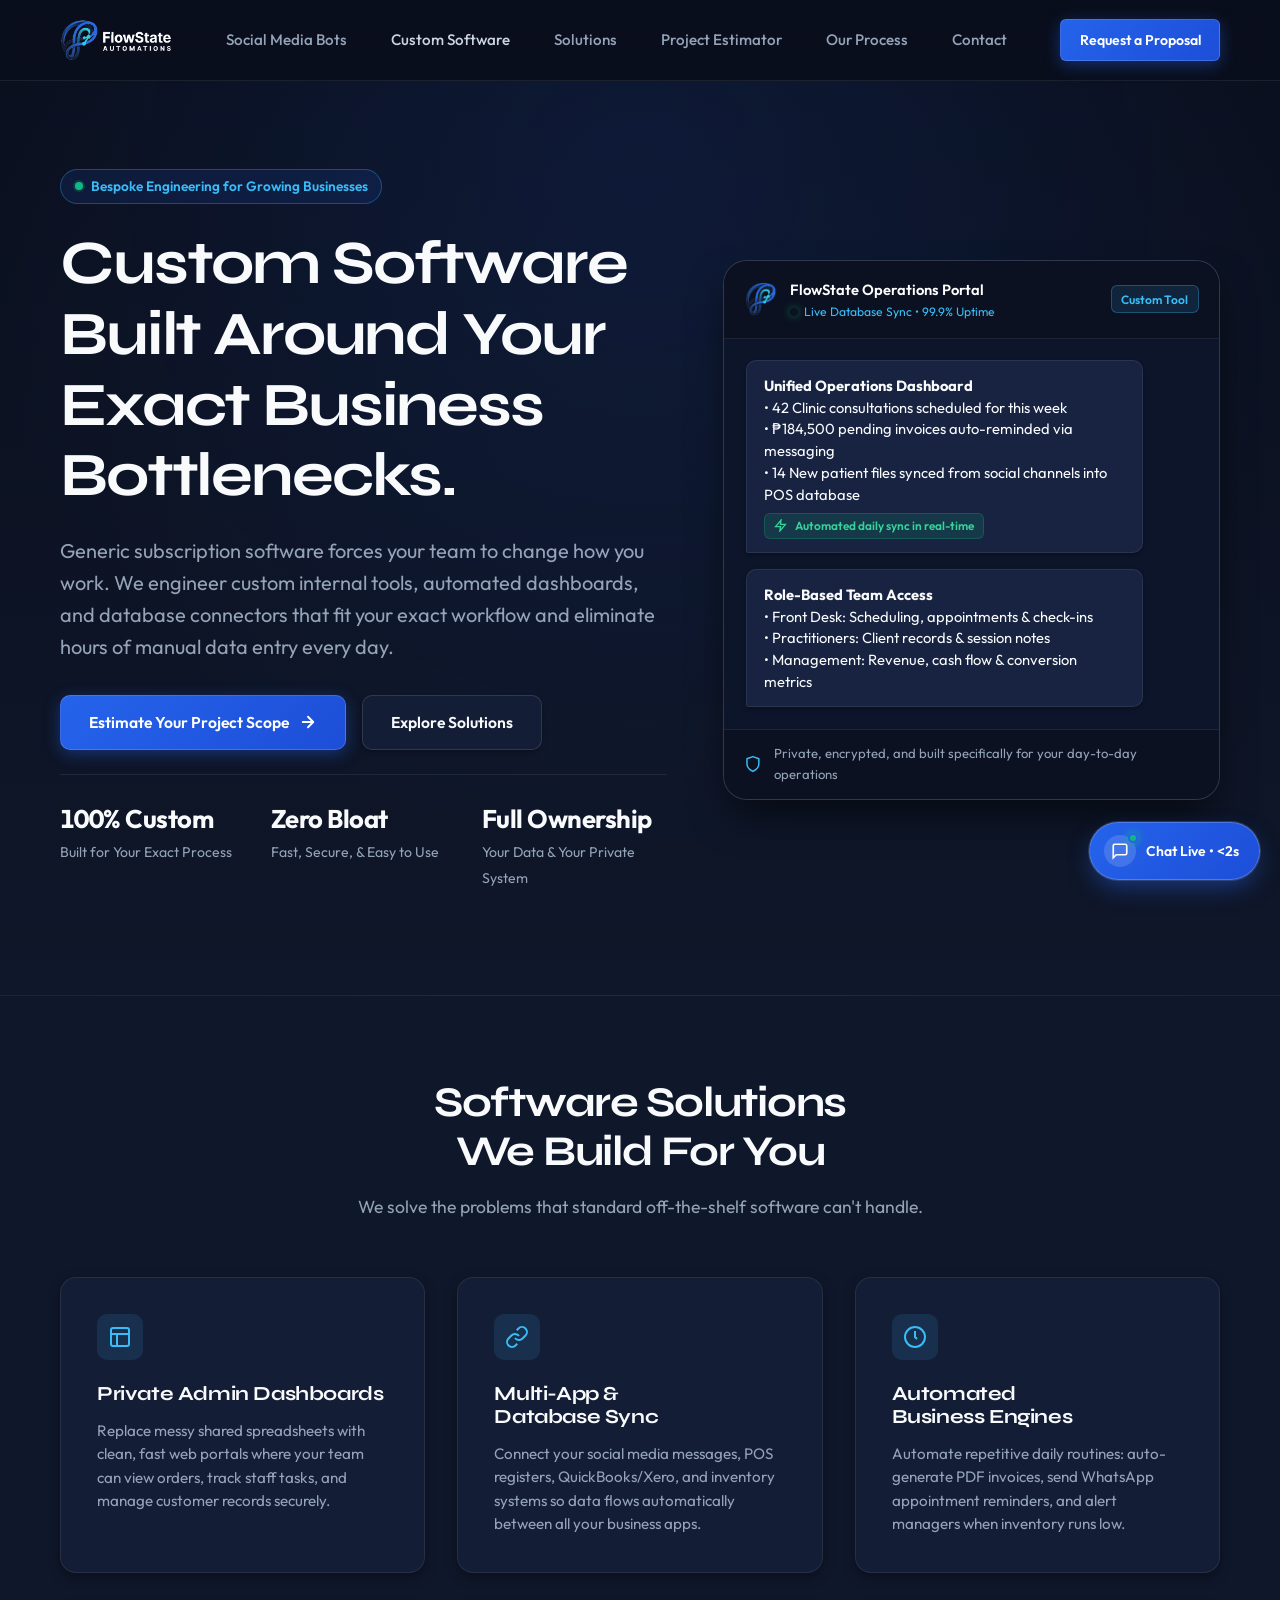
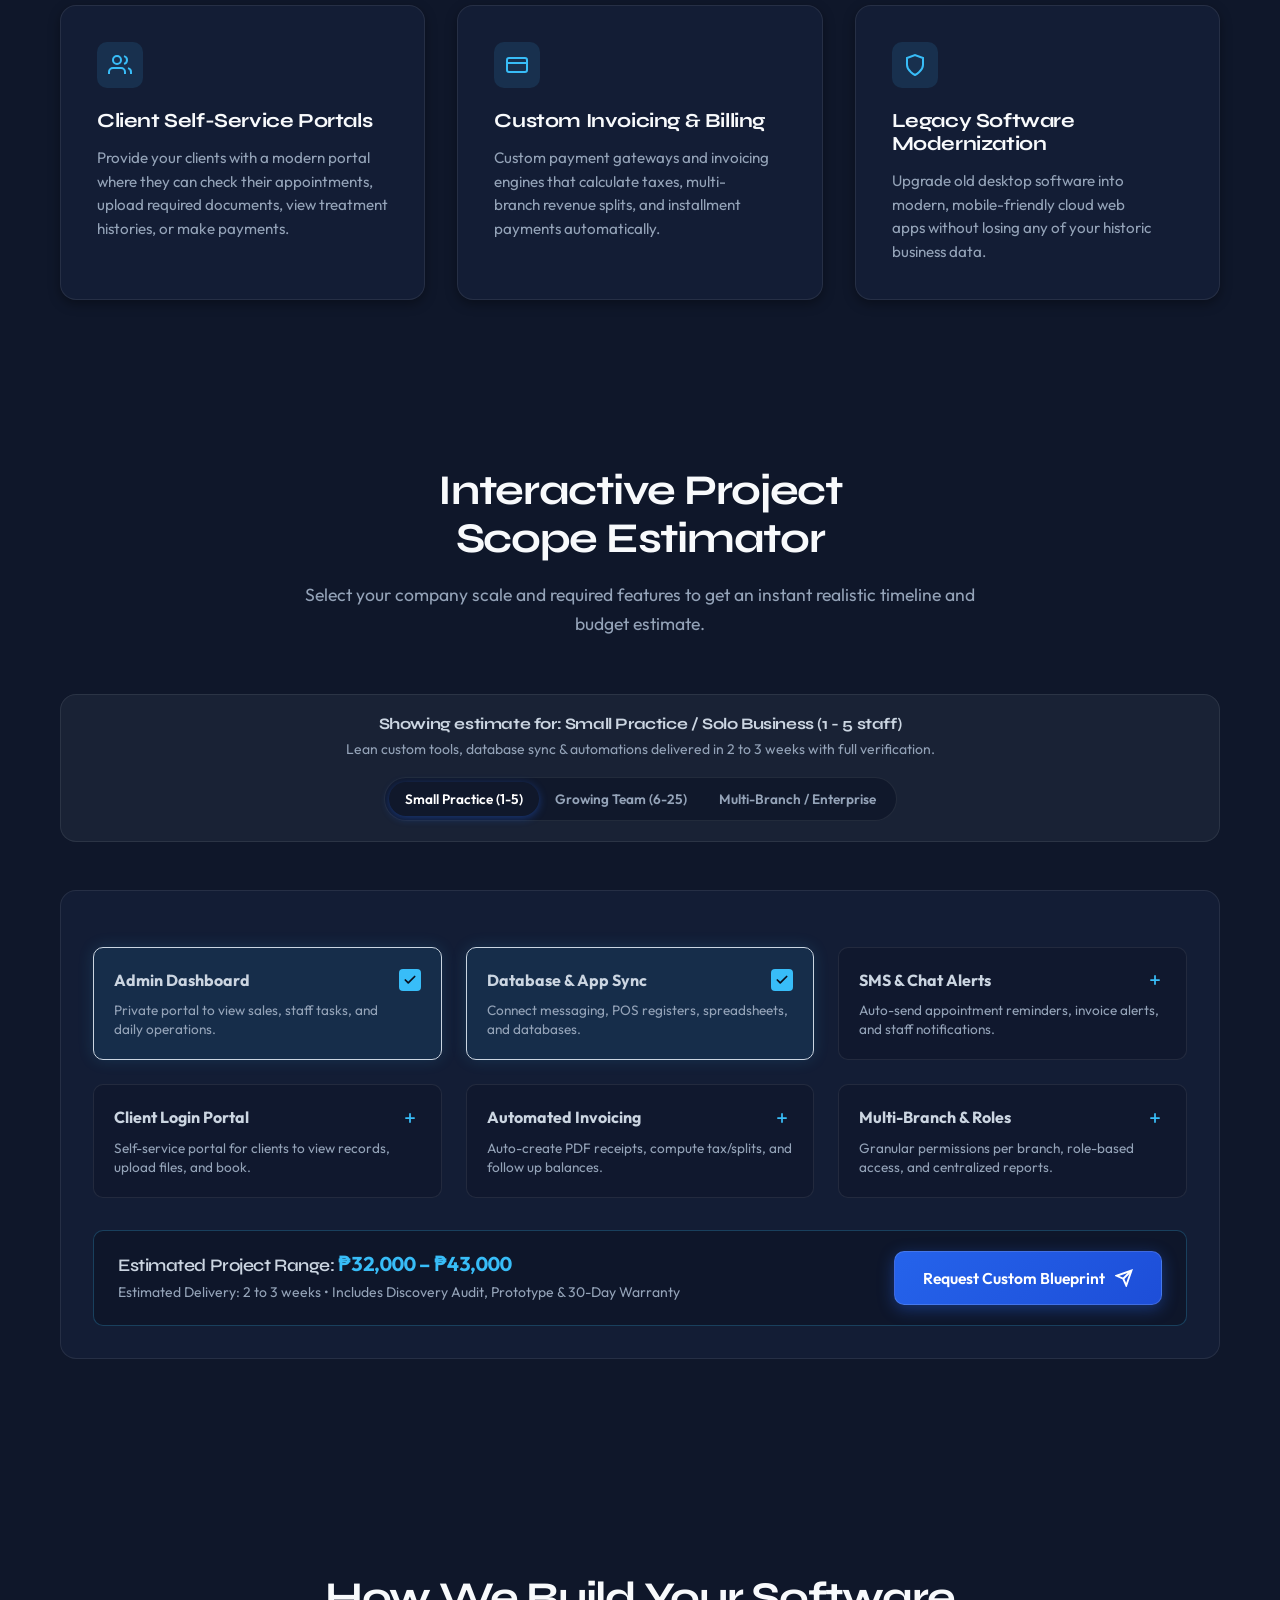
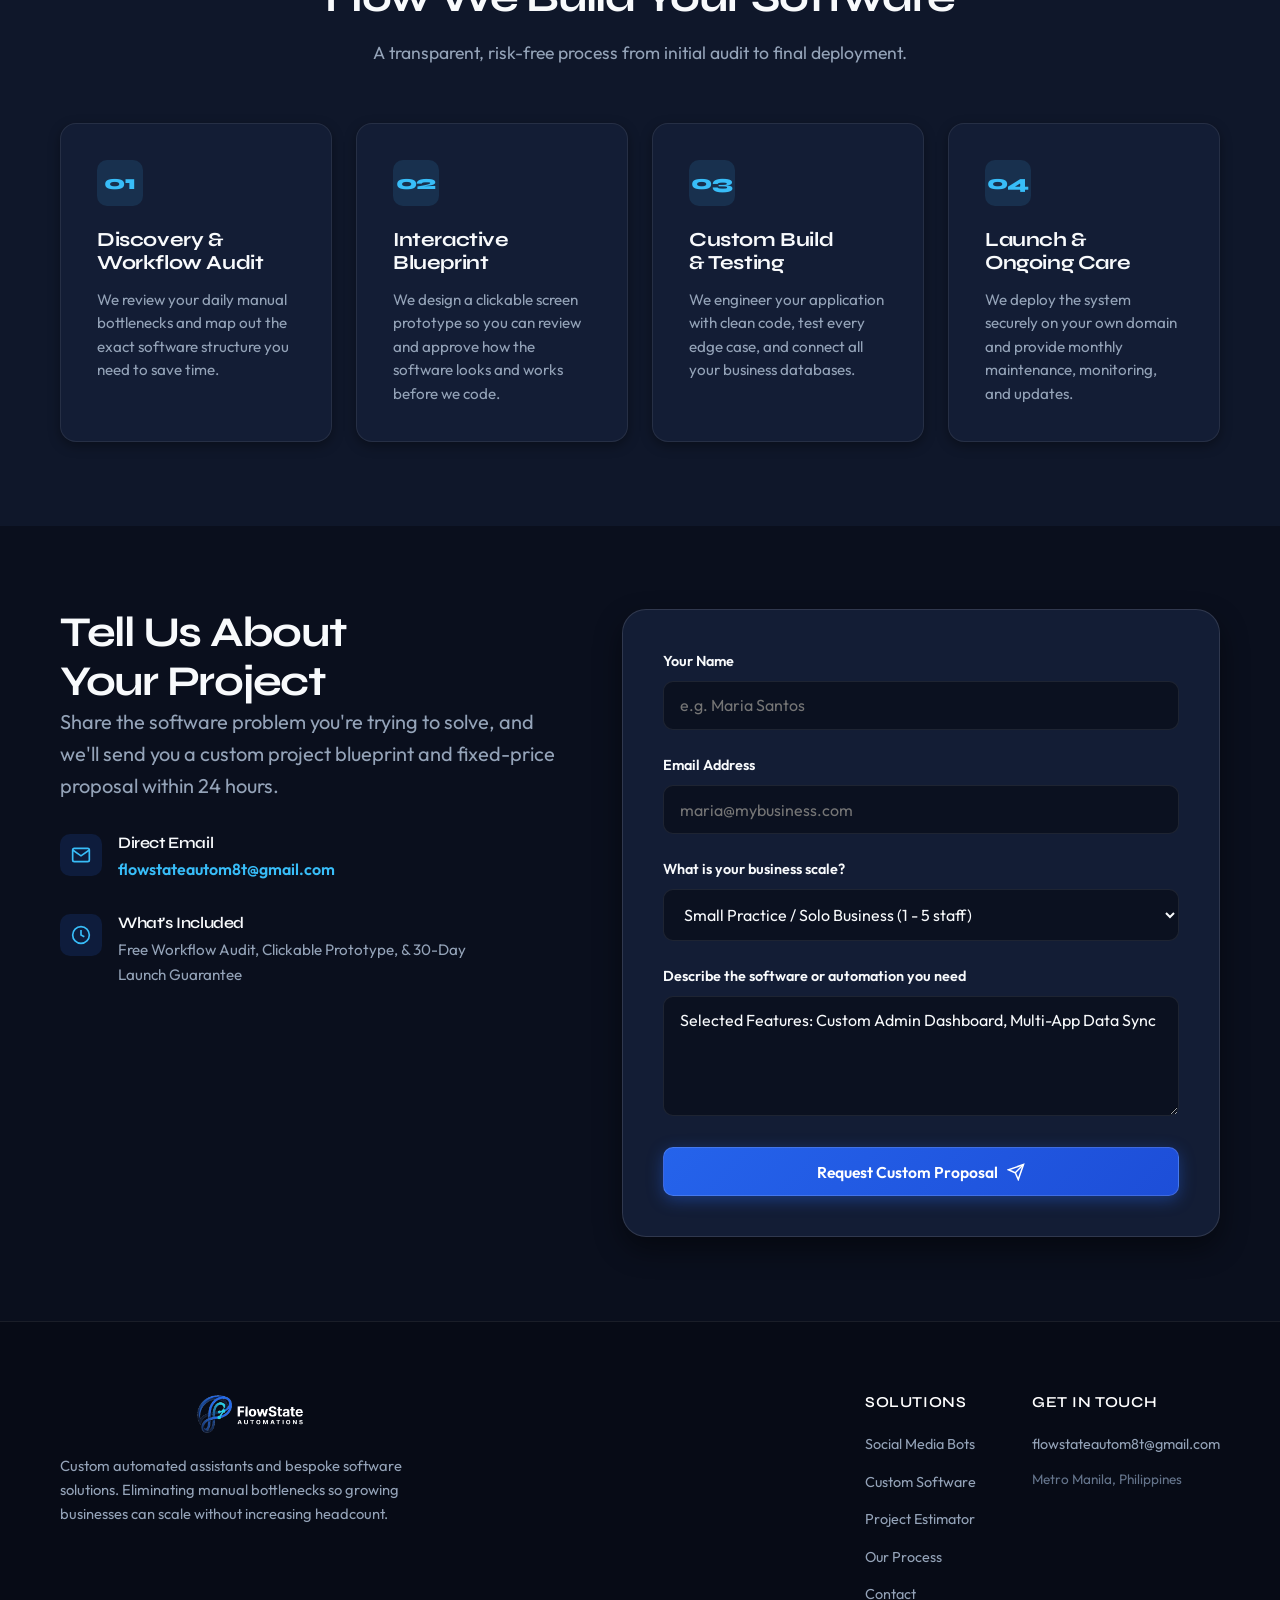
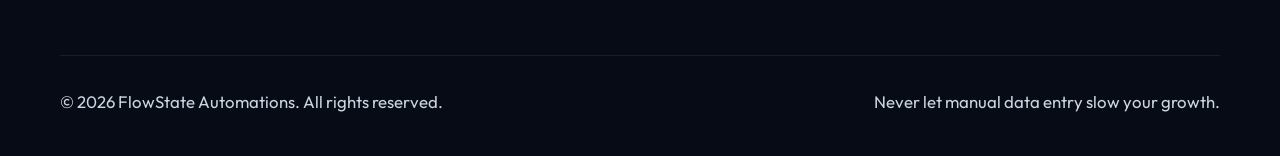
<file: custom-software.html>
<!DOCTYPE html>
<html lang="en">
<head>
    <meta charset="UTF-8">
    <meta name="viewport" content="width=device-width, initial-scale=1.0">
    <title>Custom Business Software & Automation | FlowState Automations</title>
    <meta name="description" content="We build bespoke internal tools, custom database connectors, client portals, and automated workflows tailored to solve your exact business bottlenecks.">
    
    <!-- Distinctive Typography (Syne + Outfit) -->
    <link rel="preconnect" href="https://fonts.googleapis.com">
    <link rel="preconnect" href="https://fonts.gstatic.com" crossorigin>
    <link href="https://fonts.googleapis.com/css2?family=Outfit:wght@400;500;600;700&family=Syne:wght@600;700;800&display=swap" rel="stylesheet">
    
    <link rel="stylesheet" href="styles.css">
    <link rel="stylesheet" href="chatbot.css">
    <link rel="icon" type="image/png" href="img/fsa-icon-original.png">
</head>
<body>

    <!-- Navigation Header -->
    <header class="site-header">
        <div class="container">
            <nav class="navbar" aria-label="Main Navigation">
                <a href="index.html" class="brand-logo" aria-label="FlowState Automations Home">
                    <img src="img/fsa-logo-dark.png" alt="FlowState Automations" width="230" height="42">
                </a>
                
                <ul class="nav-menu">
                    <li><a href="index.html" class="nav-link">Social Media Bots</a></li>
                    <li><a href="custom-software.html" class="nav-link active">Custom Software</a></li>
                    <li><a href="#solutions" class="nav-link">Solutions</a></li>
                    <li><a href="#estimator" class="nav-link">Project Estimator</a></li>
                    <li><a href="#process" class="nav-link">Our Process</a></li>
                    <li><a href="#contact" class="nav-link">Contact</a></li>
                </ul>

                <div class="nav-actions">
                    <a href="#contact" class="btn btn-primary btn-sm nav-cta-desktop">Request a Proposal</a>
                    <button class="nav-toggle" id="navToggle" aria-label="Toggle Navigation Menu" aria-expanded="false">
                        <svg class="hamburger-icon" width="22" height="22" viewBox="0 0 24 24" fill="none" stroke="currentColor" stroke-width="2" stroke-linecap="round" stroke-linejoin="round">
                            <line x1="3" y1="12" x2="21" y2="12"/>
                            <line x1="3" y1="6" x2="21" y2="6"/>
                            <line x1="3" y1="18" x2="21" y2="18"/>
                        </svg>
                    </button>
                </div>
            </nav>
        </div>
    </header>

    <!-- Hero Section -->
    <section class="hero-section">
        <div class="container">
            <div class="hero-grid">
                <div class="hero-copy">
                    <div class="status-badge">
                        <span class="status-dot"></span>
                        <span>Bespoke Engineering for Growing Businesses</span>
                    </div>

                    <h1>Custom Software Built Around Your Exact Business Bottlenecks.</h1>

                    <p class="lead">
                        Generic subscription software forces your team to change how you work. We engineer custom internal tools, automated dashboards, and database connectors that fit your exact workflow and eliminate hours of manual data entry every day.
                    </p>

                    <div class="hero-cta-group">
                        <a href="#estimator" class="btn btn-primary">
                            <span>Estimate Your Project Scope</span>
                            <svg width="18" height="18" viewBox="0 0 24 24" fill="none" stroke="currentColor" stroke-width="2.5" stroke-linecap="round" stroke-linejoin="round"><path d="M5 12h14M12 5l7 7-7 7"/></svg>
                        </a>
                        <a href="#solutions" class="btn btn-secondary">
                            <span>Explore Solutions</span>
                        </a>
                    </div>

                    <div class="hero-metrics">
                        <div class="metric-item">
                            <strong>100% Custom</strong>
                            <span>Built for Your Exact Process</span>
                        </div>
                        <div class="metric-item">
                            <strong>Zero Bloat</strong>
                            <span>Fast, Secure, &amp; Easy to Use</span>
                        </div>
                        <div class="metric-item">
                            <strong>Full Ownership</strong>
                            <span>Your Data &amp; Your Private System</span>
                        </div>
                    </div>
                </div>

                <!-- Hero Visual Showcase -->
                <div class="chat-simulator-card" aria-label="Custom Software Showcase">
                    <div class="simulator-header">
                        <div class="simulator-brand">
                            <img src="img/fsa-icon-original.png" alt="FlowState Icon" class="sim-avatar-img" width="34" height="34">
                            <div>
                                <span class="sim-title">FlowState Operations Portal</span>
                                <span class="sim-status"><span class="status-dot-sm"></span>Live Database Sync • 99.9% Uptime</span>
                            </div>
                        </div>
                        <span class="sim-badge">Custom Tool</span>
                    </div>

                    <div class="sim-body">
                        <div class="chat-bubble bubble-bot">
                            <strong>Unified Operations Dashboard</strong><br>
                            • 42 Clinic consultations scheduled for this week<br>
                            • ₱184,500 pending invoices auto-reminded via messaging<br>
                            • 14 New patient files synced from social channels into POS database<br>
                            <span class="bubble-tag"><svg class="icon-inline" width="13" height="13" viewBox="0 0 24 24" fill="none" stroke="currentColor" stroke-width="2.5"><polygon points="13 2 3 14 12 14 11 22 21 10 12 10 13 2"/></svg> Automated daily sync in real-time</span>
                        </div>
                        <div class="chat-bubble bubble-bot">
                            <strong>Role-Based Team Access</strong><br>
                            • Front Desk: Scheduling, appointments &amp; check-ins<br>
                            • Practitioners: Client records &amp; session notes<br>
                            • Management: Revenue, cash flow &amp; conversion metrics
                        </div>
                    </div>

                    <div class="simulator-footer">
                        <svg width="18" height="18" viewBox="0 0 24 24" fill="none" stroke="#38BDF8" stroke-width="2" stroke-linecap="round" stroke-linejoin="round"><path d="M12 22s8-4 8-10V5l-8-3-8 3v7c0 6 8 10 8 10z"/></svg>
                        <span>Private, encrypted, and built specifically for your day-to-day operations</span>
                    </div>
                </div>
            </div>
        </div>
    </section>

    <!-- Core Software Solutions -->
    <section class="moat-section" id="solutions">
        <div class="container">
            <div class="section-header">
                <h2>Software Solutions We Build For You</h2>
                <p>We solve the problems that standard off-the-shelf software can't handle.</p>
            </div>

            <div class="moat-grid">
                <div class="moat-card">
                    <div class="moat-icon">
                        <svg width="24" height="24" viewBox="0 0 24 24" fill="none" stroke="currentColor" stroke-width="2"><rect x="3" y="3" width="18" height="18" rx="2" ry="2"/><line x1="3" y1="9" x2="21" y2="9"/><line x1="9" y1="21" x2="9" y2="9"/></svg>
                    </div>
                    <h3>Private Admin Dashboards</h3>
                    <p>Replace messy shared spreadsheets with clean, fast web portals where your team can view orders, track staff tasks, and manage customer records securely.</p>
                </div>

                <div class="moat-card">
                    <div class="moat-icon">
                        <svg width="24" height="24" viewBox="0 0 24 24" fill="none" stroke="currentColor" stroke-width="2"><path d="M10 13a5 5 0 0 0 7.54.54l3-3a5 5 0 0 0-7.07-7.07l-1.72 1.71"/><path d="M14 11a5 5 0 0 0-7.54-.54l-3 3a5 5 0 0 0 7.07 7.07l1.71-1.71"/></svg>
                    </div>
                    <h3>Multi-App &amp; Database Sync</h3>
                    <p>Connect your social media messages, POS registers, QuickBooks/Xero, and inventory systems so data flows automatically between all your business apps.</p>
                </div>

                <div class="moat-card">
                    <div class="moat-icon">
                        <svg width="24" height="24" viewBox="0 0 24 24" fill="none" stroke="currentColor" stroke-width="2"><circle cx="12" cy="12" r="10"/><polyline points="12 6 12 12 14 14"/></svg>
                    </div>
                    <h3>Automated Business Engines</h3>
                    <p>Automate repetitive daily routines: auto-generate PDF invoices, send WhatsApp appointment reminders, and alert managers when inventory runs low.</p>
                </div>

                <div class="moat-card">
                    <div class="moat-icon">
                        <svg width="24" height="24" viewBox="0 0 24 24" fill="none" stroke="currentColor" stroke-width="2"><path d="M17 21v-2a4 4 0 0 0-4-4H5a4 4 0 0 0-4 4v2"/><circle cx="9" cy="7" r="4"/><path d="M23 21v-2a4 4 0 0 0-3-3.87"/><path d="M16 3.13a4 4 0 0 1 0 7.75"/></svg>
                    </div>
                    <h3>Client Self-Service Portals</h3>
                    <p>Provide your clients with a modern portal where they can check their appointments, upload required documents, view treatment histories, or make payments.</p>
                </div>

                <div class="moat-card">
                    <div class="moat-icon">
                        <svg width="24" height="24" viewBox="0 0 24 24" fill="none" stroke="currentColor" stroke-width="2"><rect x="2" y="5" width="20" height="14" rx="2"/><line x1="2" y1="10" x2="22" y2="10"/></svg>
                    </div>
                    <h3>Custom Invoicing &amp; Billing</h3>
                    <p>Custom payment gateways and invoicing engines that calculate taxes, multi-branch revenue splits, and installment payments automatically.</p>
                </div>

                <div class="moat-card">
                    <div class="moat-icon">
                        <svg width="24" height="24" viewBox="0 0 24 24" fill="none" stroke="currentColor" stroke-width="2"><path d="M12 22s8-4 8-10V5l-8-3-8 3v7c0 6 8 10 8 10z"/></svg>
                    </div>
                    <h3>Legacy Software Modernization</h3>
                    <p>Upgrade old desktop software into modern, mobile-friendly cloud web apps without losing any of your historic business data.</p>
                </div>
            </div>
        </div>
    </section>

    <!-- Interactive Project Scope & Estimator Widget -->
    <section class="pricing-section" id="estimator">
        <div class="container">
            <div class="section-header">
                <h2>Interactive Project Scope Estimator</h2>
                <p>Select your company scale and required features to get an instant realistic timeline and budget estimate.</p>
            </div>

            <!-- Business Scale Selector for Custom Software -->
            <div class="scale-qualifier-banner">
                <div class="qualifier-copy">
                    <h4 id="swQualifierTitle">Showing estimate for: Small Practice / Solo Business (1 - 5 staff)</h4>
                    <p id="swQualifierSubtitle">Lean custom tools, database sync &amp; automations delivered in 2 to 3 weeks with full verification.</p>
                </div>
                <div class="scale-switcher-group" role="tablist" aria-label="Company Scale Selector">
                    <button type="button" class="scale-pill active" id="swScaleSmall" data-scale="small">Small Practice (1-5)</button>
                    <button type="button" class="scale-pill" id="swScaleGrowing" data-scale="growing">Growing Team (6-25)</button>
                    <button type="button" class="scale-pill" id="swScaleEnterprise" data-scale="enterprise">Multi-Branch / Enterprise</button>
                </div>
            </div>

            <div class="estimator-card">
                <div class="estimator-grid" id="estimatorGrid">
                    <div class="estimator-option selected" data-cost="25000" data-title="Custom Admin Dashboard">
                        <div class="option-header">
                            <span class="option-title">Admin Dashboard</span>
                            <span class="option-checkbox">
                                <svg class="chk-icon" width="14" height="14" viewBox="0 0 24 24" fill="none" stroke="currentColor" stroke-width="3" stroke-linecap="round" stroke-linejoin="round"><polyline points="20 6 9 17 4 12"/></svg>
                            </span>
                        </div>
                        <p class="option-desc">Private portal to view sales, staff tasks, and daily operations.</p>
                    </div>

                    <div class="estimator-option selected" data-cost="20000" data-title="Multi-App Data Sync">
                        <div class="option-header">
                            <span class="option-title">Database &amp; App Sync</span>
                            <span class="option-checkbox">
                                <svg class="chk-icon" width="14" height="14" viewBox="0 0 24 24" fill="none" stroke="currentColor" stroke-width="3" stroke-linecap="round" stroke-linejoin="round"><polyline points="20 6 9 17 4 12"/></svg>
                            </span>
                        </div>
                        <p class="option-desc">Connect messaging, POS registers, spreadsheets, and databases.</p>
                    </div>

                    <div class="estimator-option" data-cost="15000" data-title="Automated SMS & WhatsApp Alerts">
                        <div class="option-header">
                            <span class="option-title">SMS &amp; Chat Alerts</span>
                            <span class="option-checkbox">
                                <svg class="chk-icon" width="14" height="14" viewBox="0 0 24 24" fill="none" stroke="currentColor" stroke-width="3" stroke-linecap="round" stroke-linejoin="round"><line x1="12" y1="5" x2="12" y2="19"/><line x1="5" y1="12" x2="19" y2="12"/></svg>
                            </span>
                        </div>
                        <p class="option-desc">Auto-send appointment reminders, invoice alerts, and staff notifications.</p>
                    </div>

                    <div class="estimator-option" data-cost="30000" data-title="Client Login Portal">
                        <div class="option-header">
                            <span class="option-title">Client Login Portal</span>
                            <span class="option-checkbox">
                                <svg class="chk-icon" width="14" height="14" viewBox="0 0 24 24" fill="none" stroke="currentColor" stroke-width="3" stroke-linecap="round" stroke-linejoin="round"><line x1="12" y1="5" x2="12" y2="19"/><line x1="5" y1="12" x2="19" y2="12"/></svg>
                            </span>
                        </div>
                        <p class="option-desc">Self-service portal for clients to view records, upload files, and book.</p>
                    </div>

                    <div class="estimator-option" data-cost="20000" data-title="Automated Invoicing Engine">
                        <div class="option-header">
                            <span class="option-title">Automated Invoicing</span>
                            <span class="option-checkbox">
                                <svg class="chk-icon" width="14" height="14" viewBox="0 0 24 24" fill="none" stroke="currentColor" stroke-width="3" stroke-linecap="round" stroke-linejoin="round"><line x1="12" y1="5" x2="12" y2="19"/><line x1="5" y1="12" x2="19" y2="12"/></svg>
                            </span>
                        </div>
                        <p class="option-desc">Auto-create PDF receipts, compute tax/splits, and follow up balances.</p>
                    </div>

                    <div class="estimator-option" data-cost="25000" data-title="Multi-Branch Routing & Roles">
                        <div class="option-header">
                            <span class="option-title">Multi-Branch &amp; Roles</span>
                            <span class="option-checkbox">
                                <svg class="chk-icon" width="14" height="14" viewBox="0 0 24 24" fill="none" stroke="currentColor" stroke-width="3" stroke-linecap="round" stroke-linejoin="round"><line x1="12" y1="5" x2="12" y2="19"/><line x1="5" y1="12" x2="19" y2="12"/></svg>
                            </span>
                        </div>
                        <p class="option-desc">Granular permissions per branch, role-based access, and centralized reports.</p>
                    </div>
                </div>

                <div class="estimator-summary-bar">
                    <div class="summary-details">
                        <h4>Estimated Project Range: <span id="estimatePrice" class="estimate-highlight">₱35,000 – ₱49,000</span></h4>
                        <p id="estimateTimeline">Estimated Delivery: 2 to 3 weeks • Includes Discovery Audit, Prototype &amp; 30-Day Launch Warranty</p>
                    </div>
                    <a href="#contact" class="btn btn-primary" id="useEstimateBtn">
                        <span>Request Custom Blueprint</span>
                        <svg width="18" height="18" viewBox="0 0 24 24" fill="none" stroke="currentColor" stroke-width="2.5"><line x1="22" y1="2" x2="11" y2="13"/><polygon points="22 2 15 22 11 13 2 9 22 2"/></svg>
                    </a>
                </div>
            </div>
        </div>
    </section>

    <!-- 4-Step Process -->
    <section class="moat-section" id="process">
        <div class="container">
            <div class="section-header">
                <h2>How We Build Your Software</h2>
                <p>A transparent, risk-free process from initial audit to final deployment.</p>
            </div>

            <div class="moat-grid">
                <div class="moat-card">
                    <div class="moat-icon">
                        <span class="process-step-num">01</span>
                    </div>
                    <h3>Discovery &amp; Workflow Audit</h3>
                    <p>We review your daily manual bottlenecks and map out the exact software structure you need to save time.</p>
                </div>

                <div class="moat-card">
                    <div class="moat-icon">
                        <span class="process-step-num">02</span>
                    </div>
                    <h3>Interactive Blueprint</h3>
                    <p>We design a clickable screen prototype so you can review and approve how the software looks and works before we code.</p>
                </div>

                <div class="moat-card">
                    <div class="moat-icon">
                        <span class="process-step-num">03</span>
                    </div>
                    <h3>Custom Build &amp; Testing</h3>
                    <p>We engineer your application with clean code, test every edge case, and connect all your business databases.</p>
                </div>

                <div class="moat-card">
                    <div class="moat-icon">
                        <span class="process-step-num">04</span>
                    </div>
                    <h3>Launch &amp; Ongoing Care</h3>
                    <p>We deploy the system securely on your own domain and provide monthly maintenance, monitoring, and updates.</p>
                </div>
            </div>
        </div>
    </section>

    <!-- Contact & Proposal Request -->
    <section class="contact-section" id="contact">
        <div class="container">
            <div class="contact-layout">
                <div class="contact-info-panel">
                    <div>
                        <h2>Tell Us About Your Project</h2>
                        <p class="lead">
                            Share the software problem you're trying to solve, and we'll send you a custom project blueprint and fixed-price proposal within 24 hours.
                        </p>
                    </div>

                    <div class="contact-channel">
                        <div class="contact-icon">
                            <svg width="20" height="20" viewBox="0 0 24 24" fill="none" stroke="currentColor" stroke-width="2"><path d="M4 4h16c1.1 0 2 .9 2 2v12c0 1.1-.9 2-2 2H4c-1.1 0-2-.9-2-2V6c0-1.1.9-2 2-2z"/><polyline points="22,6 12,13 2,6"/></svg>
                        </div>
                        <div>
                            <h4>Direct Email</h4>
                            <a href="mailto:flowstateautom8t@gmail.com">flowstateautom8t@gmail.com</a>
                        </div>
                    </div>

                    <div class="contact-channel">
                        <div class="contact-icon">
                            <svg width="20" height="20" viewBox="0 0 24 24" fill="none" stroke="currentColor" stroke-width="2"><circle cx="12" cy="12" r="10"/><polyline points="12 6 12 12 16 14"/></svg>
                        </div>
                        <div>
                            <h4>What's Included</h4>
                            <p class="channel-desc">Free Workflow Audit, Clickable Prototype, &amp; 30-Day Launch Guarantee</p>
                        </div>
                    </div>
                </div>

                <div class="form-card">
                    <form class="contact-form" id="softwareForm">
                        <div class="form-group">
                            <label for="swFullName">Your Name</label>
                            <input type="text" id="swFullName" name="Name" class="form-control" placeholder="e.g. Maria Santos" required>
                        </div>

                        <div class="form-group">
                            <label for="swEmail">Email Address</label>
                            <input type="email" id="swEmail" name="Email" class="form-control" placeholder="maria@mybusiness.com" required>
                        </div>

                        <div class="form-group">
                            <label for="swBizSize">What is your business scale?</label>
                            <select id="swBizSize" name="CompanyScale" class="form-control">
                                <option value="Small Practice / Solo Business (1 - 5 staff)">Small Practice / Solo Business (1 - 5 staff)</option>
                                <option value="Growing Company (6 - 25 staff)">Growing Company (6 - 25 staff)</option>
                                <option value="Enterprise / Multi-Branch (25+ staff)">Enterprise / Multi-Branch (25+ staff)</option>
                            </select>
                        </div>

                        <div class="form-group">
                            <label for="swProjectDetails">Describe the software or automation you need</label>
                            <textarea id="swProjectDetails" name="ProjectDetails" class="form-control" placeholder="What manual tasks take up too much time? What apps or spreadsheets do you want to connect?" required></textarea>
                        </div>

                        <button type="submit" class="btn btn-primary btn-block" id="swSubmitBtn">
                            <span>Request Custom Proposal</span>
                            <svg width="18" height="18" viewBox="0 0 24 24" fill="none" stroke="currentColor" stroke-width="2"><line x1="22" y1="2" x2="11" y2="13"/><polygon points="22 2 15 22 11 13 2 9 22 2"/></svg>
                        </button>
                    </form>
                </div>
            </div>
        </div>
    </section>

    <!-- Footer with Original Brand Art -->
    <footer class="site-footer">
        <div class="container">
            <div class="footer-top">
                <div class="footer-brand">
                    <img src="img/fsa-logo-dark.png" alt="FlowState Automations" width="230" height="42">
                    <p>
                        Custom automated assistants and bespoke software solutions. Eliminating manual bottlenecks so growing businesses can scale without increasing headcount.
                    </p>
                </div>

                <div class="footer-nav">
                    <div class="footer-col">
                        <h4>Solutions</h4>
                        <ul>
                            <li><a href="index.html">Social Media Bots</a></li>
                            <li><a href="custom-software.html">Custom Software</a></li>
                            <li><a href="#estimator">Project Estimator</a></li>
                            <li><a href="#process">Our Process</a></li>
                            <li><a href="#contact">Contact</a></li>
                        </ul>
                    </div>

                    <div class="footer-col">
                        <h4>Get In Touch</h4>
                        <ul>
                            <li><a href="mailto:flowstateautom8t@gmail.com">flowstateautom8t@gmail.com</a></li>
                            <li class="footer-subtext">Metro Manila, Philippines</li>
                        </ul>
                    </div>
                </div>
            </div>

            <div class="footer-bottom">
                <p>&copy; 2026 FlowState Automations. All rights reserved.</p>
                <p>Never let manual data entry slow your growth.</p>
            </div>
        </div>
    </footer>

    <!-- Toast Feedback Notification -->
    <div id="toastNotification" class="toast-notification" role="status" aria-live="polite">
        <svg class="toast-icon" width="20" height="20" viewBox="0 0 24 24" fill="none" stroke="currentColor" stroke-width="2.5"><polyline points="20 6 9 17 4 12"/></svg>
        <span id="toastMessage">Thank you! Your custom software proposal request has been received.</span>
    </div>

    <!-- Client-Side Interactive Scripts -->
    <script>
        // Company Scale & Interactive Estimator Calculation
        let currentScale = 'small';
        const swScalePills = document.querySelectorAll('.scale-pill');
        const swQualifierTitle = document.getElementById('swQualifierTitle');
        const swQualifierSubtitle = document.getElementById('swQualifierSubtitle');
        const swBizSizeSelect = document.getElementById('swBizSize');

        const options = document.querySelectorAll('.estimator-option');
        const priceDisplay = document.getElementById('estimatePrice');
        const timelineDisplay = document.getElementById('estimateTimeline');
        const projectDetailsText = document.getElementById('swProjectDetails');

        const scaleConfigs = {
            small: {
                title: 'Showing estimate for: Small Practice / Solo Business (1 - 5 staff)',
                subtitle: 'Lean custom tools, database sync & automations delivered in 2 to 3 weeks with full verification.',
                baseMultiplier: 0.8,
                selectValue: 'Small Practice / Solo Business (1 - 5 staff)',
                timelineFn: (count) => {
                    if (count <= 2) return 'Estimated Delivery: 2 to 3 weeks • Includes Discovery Audit, Prototype & 30-Day Warranty';
                    if (count <= 4) return 'Estimated Delivery: 3 to 4 weeks • Includes Workflow Discovery, Testing & Staff Training';
                    return 'Estimated Delivery: 4 to 5 weeks • Comprehensive Suite with 30-Day Post-Launch Warranty';
                }
            },
            growing: {
                title: 'Showing estimate for: Growing Team (6 - 25 staff)',
                subtitle: 'Multi-user workflows, role permissions & CRM sync delivered in 3 to 5 weeks.',
                baseMultiplier: 1.25,
                selectValue: 'Growing Company (6 - 25 staff)',
                timelineFn: (count) => {
                    if (count <= 2) return 'Estimated Delivery: 3 to 4 weeks • Includes Multi-User Roles, Integration & 30-Day SLA';
                    if (count <= 4) return 'Estimated Delivery: 3 to 5 weeks • Includes Database Migration & Operational Testing';
                    return 'Estimated Delivery: 1 to 2 months (5 to 7 weeks) • Full Multi-Department Custom Build';
                }
            },
            enterprise: {
                title: 'Showing estimate for: Multi-Branch / Enterprise (25+ staff)',
                subtitle: 'Multi-location infrastructure, legacy migration & dedicated SLA delivered in 1 to 2 months.',
                baseMultiplier: 2.2,
                selectValue: 'Enterprise / Multi-Branch (25+ staff)',
                timelineFn: (count) => {
                    if (count <= 2) return 'Estimated Delivery: 4 to 6 weeks • Multi-Branch Architecture & Security Audit';
                    if (count <= 4) return 'Estimated Delivery: 1 to 2 months (6 to 8 weeks) • High-Availability Enterprise Build';
                    return 'Estimated Delivery: 2 months (8 to 10 weeks) • Bespoke Enterprise ERP & Dedicated SLA';
                }
            }
        };

        function setSoftwareScale(scale) {
            currentScale = scale;
            swScalePills.forEach(p => {
                if (p.getAttribute('data-scale') === scale) {
                    p.classList.add('active');
                } else {
                    p.classList.remove('active');
                }
            });

            const config = scaleConfigs[scale];
            if (config) {
                swQualifierTitle.textContent = config.title;
                swQualifierSubtitle.textContent = config.subtitle;
                if (swBizSizeSelect) swBizSizeSelect.value = config.selectValue;
            }

            recalculate();
        }

        swScalePills.forEach(pill => {
            pill.addEventListener('click', () => {
                const scale = pill.getAttribute('data-scale');
                setSoftwareScale(scale);
            });
        });

        function recalculate() {
            let total = 0;
            let selectedTitles = [];
            let selectedCount = 0;

            options.forEach(opt => {
                if (opt.classList.contains('selected')) {
                    total += parseInt(opt.getAttribute('data-cost'), 10);
                    selectedTitles.push(opt.getAttribute('data-title'));
                    selectedCount++;
                }
            });

            const config = scaleConfigs[currentScale] || scaleConfigs.small;
            const scaledTotal = total * config.baseMultiplier;

            if (selectedCount === 0) {
                const baseLow = Math.round(25000 * config.baseMultiplier / 1000) * 1000;
                const baseHigh = Math.round(35000 * config.baseMultiplier / 1000) * 1000;
                priceDisplay.textContent = '₱' + baseLow.toLocaleString() + ' – ₱' + baseHigh.toLocaleString() + ' (Base Setup)';
                timelineDisplay.textContent = config.timelineFn(1);
            } else {
                const low = Math.round((scaledTotal * 0.9) / 1000) * 1000;
                const high = Math.round((scaledTotal * 1.2) / 1000) * 1000;
                priceDisplay.textContent = '₱' + low.toLocaleString() + ' – ₱' + high.toLocaleString();
                timelineDisplay.textContent = config.timelineFn(selectedCount);
            }

            if (selectedTitles.length > 0 && (!projectDetailsText.value || projectDetailsText.value.startsWith('Selected Features:'))) {
                projectDetailsText.value = 'Selected Features: ' + selectedTitles.join(', ');
            }
        }

        const SVG_CHECKED = '<svg class="chk-icon" width="14" height="14" viewBox="0 0 24 24" fill="none" stroke="currentColor" stroke-width="3" stroke-linecap="round" stroke-linejoin="round"><polyline points="20 6 9 17 4 12"/></svg>';
        const SVG_UNCHECKED = '<svg class="chk-icon" width="14" height="14" viewBox="0 0 24 24" fill="none" stroke="currentColor" stroke-width="3" stroke-linecap="round" stroke-linejoin="round"><line x1="12" y1="5" x2="12" y2="19"/><line x1="5" y1="12" x2="19" y2="12"/></svg>';

        options.forEach(opt => {
            opt.addEventListener('click', () => {
                opt.classList.toggle('selected');
                const chk = opt.querySelector('.option-checkbox');
                if (opt.classList.contains('selected')) {
                    chk.innerHTML = SVG_CHECKED;
                } else {
                    chk.innerHTML = SVG_UNCHECKED;
                }
                recalculate();
            });
        });

        // Initialize calculation
        recalculate();

        // Form Handling with asynchronous /api/contact submission
        const form = document.getElementById('softwareForm');
        const submitBtn = document.getElementById('swSubmitBtn');
        const toast = document.getElementById('toastNotification');
        const toastMsg = document.getElementById('toastMessage');

        if (form) {
            form.addEventListener('submit', async (e) => {
                e.preventDefault();
                const name = document.getElementById('swFullName').value.trim();
                const email = document.getElementById('swEmail').value.trim();
                const bizSize = document.getElementById('swBizSize') ? document.getElementById('swBizSize').value : 'Not specified';
                const msg = document.getElementById('swProjectDetails').value.trim();

                if (!name || !email || !msg) {
                    alert('Please fill out all required fields.');
                    return;
                }

                submitBtn.disabled = true;
                const originalBtnHtml = submitBtn.innerHTML;
                submitBtn.innerHTML = '<span>Submitting Proposal Request...</span>';

                try {
                    const response = await fetch('/api/contact', {
                        method: 'POST',
                        headers: { 'Content-Type': 'application/json' },
                        body: JSON.stringify({
                            name: name,
                            contact: email,
                            businessScale: bizSize,
                            notes: msg,
                            pageUrl: window.location.href
                        })
                    });

                    const data = await response.json();

                    if (response.ok && data.success) {
                        form.reset();
                        if (toastMsg) {
                            toastMsg.textContent = data.message || 'Thank you! Your custom software proposal request has been received.';
                        }
                        toast.classList.add('show');
                        setTimeout(() => {
                            toast.classList.remove('show');
                        }, 6000);
                    } else {
                        alert(data.error || 'Failed to submit proposal request. Please check your information or email us at flowstateautom8t@gmail.com.');
                    }
                } catch (err) {
                    console.error('Software form error:', err);
                    form.reset();
                    if (toastMsg) {
                        toastMsg.textContent = 'Thank you! Your custom software proposal request has been received.';
                    }
                    toast.classList.add('show');
                    setTimeout(() => {
                        toast.classList.remove('show');
                    }, 6000);
                } finally {
                    submitBtn.disabled = false;
                    submitBtn.innerHTML = originalBtnHtml;
                }
            });
        }

        // Mobile Navigation Toggle
        const navToggle = document.getElementById('navToggle');
        const navMenu = document.querySelector('.nav-menu');

        if (navToggle && navMenu) {
            navToggle.addEventListener('click', () => {
                const isOpen = navMenu.classList.toggle('open');
                navToggle.setAttribute('aria-expanded', isOpen);
            });

            // Close menu when clicking a link
            navMenu.querySelectorAll('.nav-link').forEach(link => {
                link.addEventListener('click', () => {
                    navMenu.classList.remove('open');
                    navToggle.setAttribute('aria-expanded', 'false');
                });
            });
        }

        // Smooth Scrolling
        document.querySelectorAll('a[href^="#"]').forEach(anchor => {
            anchor.addEventListener('click', function (e) {
                const targetId = this.getAttribute('href');
                if (targetId === '#') return;
                
                const targetEl = document.querySelector(targetId);
                if (targetEl) {
                    e.preventDefault();
                    const headerOffset = 85;
                    const elementPosition = targetEl.getBoundingClientRect().top;
                    const offsetPosition = elementPosition + window.pageYOffset - headerOffset;

                    window.scrollTo({
                        top: offsetPosition,
                        behavior: 'smooth'
                    });
                }
            });
        });
    </script>
    <script src="chatbot.js" defer></script>
</body>
</html>
</file>
<file: styles.css>
/* ==========================================================================
   FlowState Automations - Deep Slate Dark Design System
   Impeccable Craft Standard | Business Plan v3 Alignment
   ========================================================================== */

/* --------------------------------------------------------------------------
   1. Design Tokens & Variables (Soothing Dark Palette)
   -------------------------------------------------------------------------- */
:root {
    /* Typography */
    --font-display: 'Syne', -apple-system, BlinkMacSystemFont, 'Segoe UI', Roboto, sans-serif;
    --font-body: 'Outfit', -apple-system, BlinkMacSystemFont, 'Segoe UI', Roboto, sans-serif;
    --font-mono: 'JetBrains Mono', 'Fira Code', ui-monospace, monospace;

    /* Palette: Deep Slate & Midnight Canvas */
    --canvas: #0A0F1D;
    --canvas-subtle: #0F172A;
    --canvas-surface: #111B30;
    --canvas-card: #131D35;
    --canvas-card-hover: #172340;
    --canvas-card-highlight: #1B2B4E;

    /* Ink / Text Colors (Soft, High-Contrast & Zero Glare) */
    --ink-primary: #F8FAFC;
    --ink-secondary: #CBD5E1;
    --ink-muted: #94A3B8;
    --ink-subtle: #64748B;

    /* Brand Accents: Electric Cyan & Deep Cobalt Glow */
    --primary: #2563EB;
    --primary-hover: #1D4ED8;
    --primary-glow: rgba(37, 99, 235, 0.25);
    
    --accent-cyan: #38BDF8;
    --accent-cyan-glow: rgba(56, 189, 248, 0.2);
    --accent-teal: #2DD4BF;

    /* Semantic Status */
    --success: #10B981;
    --success-bg: rgba(16, 185, 129, 0.12);
    --warning: #F59E0B;

    /* Borders & Glass Dividers */
    --border-subtle: rgba(255, 255, 255, 0.08);
    --border-card: rgba(255, 255, 255, 0.12);
    --border-highlight: rgba(56, 189, 248, 0.35);

    /* Multi-layered Depth & Soft Shadowing */
    --shadow-sm: 0 2px 4px rgba(0, 0, 0, 0.3);
    --shadow-md: 0 4px 12px rgba(0, 0, 0, 0.35);
    --shadow-lg: 0 12px 28px rgba(0, 0, 0, 0.45);
    --shadow-xl: 0 20px 40px -8px rgba(0, 0, 0, 0.6);
    --shadow-glow: 0 0 35px -5px var(--accent-cyan-glow);

    /* Radii */
    --radius-sm: 6px;
    --radius-md: 10px;
    --radius-lg: 16px;
    --radius-xl: 24px;
    --radius-pill: 9999px;

    /* Layout Constraints */
    --max-width: 1200px;
    --header-height: 80px;
}

/* --------------------------------------------------------------------------
   2. Reset & Browser Surface Styling
   -------------------------------------------------------------------------- */
*, *::before, *::after {
    margin: 0;
    padding: 0;
    box-sizing: border-box;
}

html {
    scroll-behavior: smooth;
    text-size-adjust: 100%;
    background-color: var(--canvas);
}

body {
    font-family: var(--font-body);
    color: var(--ink-secondary);
    background-color: var(--canvas);
    line-height: 1.6;
    -webkit-font-smoothing: antialiased;
    -moz-osx-font-smoothing: grayscale;
    overflow-x: hidden;
}

/* Themed Browser Surfaces */
::selection {
    background-color: #1E40AF;
    color: #FFFFFF;
}

:focus-visible {
    outline: 2px solid var(--accent-cyan);
    outline-offset: 2px;
}

/* Custom Scrollbar */
::-webkit-scrollbar {
    width: 10px;
}
::-webkit-scrollbar-track {
    background: var(--canvas);
}
::-webkit-scrollbar-thumb {
    background: #1E293B;
    border-radius: var(--radius-pill);
    border: 2px solid var(--canvas);
}
::-webkit-scrollbar-thumb:hover {
    background: #334155;
}

/* --------------------------------------------------------------------------
   3. Typography Hierarchy (Typeset)
   -------------------------------------------------------------------------- */
h1, h2, h3, h4, .font-display {
    font-family: var(--font-display);
    color: var(--ink-primary);
    font-weight: 700;
    line-height: 1.15;
    letter-spacing: -0.025em;
    text-wrap: balance;
}

h1 {
    font-size: clamp(2.5rem, 5.2vw, 3.85rem);
    letter-spacing: -0.035em;
}

h2 {
    font-size: clamp(2rem, 3.6vw, 2.65rem);
    letter-spacing: -0.03em;
}

h3 {
    font-size: clamp(1.25rem, 2.2vw, 1.5rem);
    letter-spacing: -0.02em;
}

h4 {
    font-size: 1.15rem;
    font-weight: 600;
}

p {
    color: var(--ink-secondary);
    font-size: 1.05rem;
    line-height: 1.65;
    text-wrap: pretty;
}

.lead {
    font-size: clamp(1.1rem, 2vw, 1.25rem);
    color: var(--ink-muted);
    line-height: 1.6;
    max-width: 62ch;
}

/* Section Header Structure */
.section-header {
    text-align: center;
    max-width: 760px;
    margin: 0 auto 3.5rem auto;
}

.section-header h2 {
    margin-bottom: 1rem;
}

.section-header p {
    color: var(--ink-muted);
    font-size: 1.1rem;
}

/* --------------------------------------------------------------------------
   4. Layout & Containers (Fluid Responsive & Safe Areas)
   -------------------------------------------------------------------------- */
.container {
    width: 100%;
    max-width: var(--max-width);
    margin: 0 auto;
    padding-left: max(1.25rem, env(safe-area-inset-left));
    padding-right: max(1.25rem, env(safe-area-inset-right));
}

section {
    padding: clamp(3.5rem, 6.5vw, 6.5rem) 0;
    position: relative;
}

/* --------------------------------------------------------------------------
   5. Header & Navigation (Authentic Original Logo & Safe Area)
   -------------------------------------------------------------------------- */
header.site-header {
    position: sticky;
    top: 0;
    z-index: 1000;
    background: rgba(10, 15, 29, 0.9);
    backdrop-filter: blur(16px);
    -webkit-backdrop-filter: blur(16px);
    border-bottom: 1px solid var(--border-subtle);
    transition: all 0.25s ease;
    padding-top: env(safe-area-inset-top);
}

.navbar {
    display: flex;
    justify-content: space-between;
    align-items: center;
    height: var(--header-height);
}

.brand-logo {
    display: flex;
    align-items: center;
    gap: 0.75rem;
    text-decoration: none;
    transition: opacity 0.2s ease, transform 0.2s ease;
}

.brand-logo:hover {
    opacity: 0.92;
    transform: scale(1.01);
}

.brand-logo img {
    height: 42px;
    width: auto;
    display: block;
    object-fit: contain;
}

.nav-menu {
    display: flex;
    align-items: center;
    list-style: none;
    gap: 2.25rem;
}

.nav-link {
    text-decoration: none;
    color: var(--ink-muted);
    font-weight: 500;
    font-size: 0.95rem;
    padding: 0.5rem 0.25rem;
    position: relative;
    transition: color 0.2s ease;
}

.nav-link:hover {
    color: var(--ink-primary);
}

.nav-actions {
    display: flex;
    align-items: center;
    gap: 1rem;
}

/* --------------------------------------------------------------------------
   6. Buttons & Interactive Controls
   -------------------------------------------------------------------------- */
.btn {
    display: inline-flex;
    align-items: center;
    justify-content: center;
    gap: 0.6rem;
    font-family: var(--font-body);
    font-weight: 600;
    font-size: 0.98rem;
    padding: 0.85rem 1.75rem;
    border-radius: var(--radius-md);
    text-decoration: none;
    cursor: pointer;
    border: 1px solid transparent;
    transition: all 0.2s cubic-bezier(0.16, 1, 0.3, 1);
    white-space: nowrap;
}

.btn-primary {
    background: linear-gradient(135deg, #2563EB 0%, #1D4ED8 100%);
    color: #FFFFFF;
    box-shadow: 0 4px 16px rgba(37, 99, 235, 0.4);
    border: 1px solid rgba(255, 255, 255, 0.15);
}

.btn-primary:hover {
    background: linear-gradient(135deg, #3B82F6 0%, #2563EB 100%);
    transform: translateY(-2px);
    box-shadow: 0 8px 24px rgba(37, 99, 235, 0.55);
}

.btn-primary:active {
    transform: translateY(0);
}

.btn-secondary {
    background: var(--canvas-card);
    color: var(--ink-primary);
    border: 1px solid var(--border-card);
    box-shadow: var(--shadow-sm);
}

.btn-secondary:hover {
    background: var(--canvas-card-hover);
    border-color: rgba(255, 255, 255, 0.25);
    transform: translateY(-2px);
    box-shadow: var(--shadow-md);
}

.btn-cyan {
    background: linear-gradient(135deg, #0284C7 0%, #06B6D4 100%);
    color: #FFFFFF;
    box-shadow: 0 4px 16px rgba(6, 182, 212, 0.35);
}

.btn-cyan:hover {
    background: linear-gradient(135deg, #0EA5E9 0%, #0891B2 100%);
    transform: translateY(-2px);
    box-shadow: 0 8px 24px rgba(6, 182, 212, 0.5);
}

.btn-sm {
    padding: 0.55rem 1.15rem;
    font-size: 0.88rem;
    border-radius: var(--radius-sm);
}

/* --------------------------------------------------------------------------
   7. Hero Section & Clinic Interactive Demo Anchor
   -------------------------------------------------------------------------- */
.hero-section {
    padding: 5.5rem 0 6.5rem 0;
    background: radial-gradient(circle at 50% 10%, rgba(37, 99, 235, 0.12) 0%, transparent 65%),
                linear-gradient(180deg, var(--canvas) 0%, var(--canvas-subtle) 100%);
    border-bottom: 1px solid var(--border-subtle);
}

.hero-grid {
    display: grid;
    grid-template-columns: 1.1fr 0.9fr;
    gap: 3.5rem;
    align-items: center;
}

.hero-copy {
    display: flex;
    flex-direction: column;
    gap: 1.5rem;
}

.status-badge {
    display: inline-flex;
    align-items: center;
    gap: 0.5rem;
    background: rgba(37, 99, 235, 0.12);
    border: 1px solid rgba(56, 189, 248, 0.3);
    color: #38BDF8;
    font-size: 0.85rem;
    font-weight: 600;
    padding: 0.35rem 0.85rem;
    border-radius: var(--radius-pill);
    width: fit-content;
}

.status-dot {
    width: 8px;
    height: 8px;
    background: #10B981;
    border-radius: 50%;
    box-shadow: 0 0 0 2px rgba(16, 185, 129, 0.2);
    animation: pulseDot 2s infinite ease-in-out;
}

@keyframes pulseDot {
    0%, 100% { opacity: 1; transform: scale(1); }
    50% { opacity: 0.6; transform: scale(0.85); }
}

.hero-cta-group {
    display: flex;
    flex-wrap: wrap;
    gap: 1rem;
    margin-top: 0.5rem;
}

.hero-metrics {
    display: grid;
    grid-template-columns: repeat(auto-fit, minmax(130px, 1fr));
    gap: clamp(1rem, 2vw, 2.5rem);
    padding-top: 1.5rem;
    border-top: 1px solid var(--border-subtle);
}

.metric-item strong {
    display: block;
    font-family: var(--font-body);
    font-size: clamp(1.3rem, 2.5vw, 1.6rem);
    color: var(--ink-primary);
    font-weight: 700;
    letter-spacing: -0.02em;
    font-variant-numeric: tabular-nums;
}

.metric-item span {
    font-size: 0.88rem;
    color: var(--ink-muted);
}

/* Live Clinic Chat Simulation Card */
.chat-simulator-card {
    background: var(--canvas-card);
    border: 1px solid var(--border-card);
    border-radius: var(--radius-xl);
    box-shadow: var(--shadow-xl);
    overflow: hidden;
    position: relative;
    width: 100%;
}

.simulator-header {
    background: #0B1120;
    color: #FFFFFF;
    padding: 1rem 1.25rem;
    display: flex;
    align-items: center;
    justify-content: space-between;
    gap: 0.5rem;
    border-bottom: 1px solid var(--border-subtle);
    flex-wrap: wrap;
}

.simulator-brand {
    display: flex;
    align-items: center;
    gap: 0.75rem;
}

.sim-avatar-img {
    width: 34px;
    height: 34px;
    object-fit: contain;
    border-radius: var(--radius-sm);
    flex-shrink: 0;
}

.sim-title {
    font-size: 0.92rem;
    font-weight: 600;
    color: #FFFFFF;
}

.sim-status {
    font-size: 0.76rem;
    color: #38BDF8;
    display: block;
}

.sim-body {
    background: #0D152A;
    padding: clamp(1rem, 2vw, 1.35rem);
    display: flex;
    flex-direction: column;
    gap: 1rem;
    min-height: 280px;
    overflow-x: hidden;
}

.chat-bubble {
    max-width: min(100%, 88%);
    padding: 0.85rem 1.1rem;
    font-size: clamp(0.85rem, 1.8vw, 0.92rem);
    line-height: 1.48;
    border-radius: var(--radius-md);
    position: relative;
    word-break: break-word;
    animation: fadeInBubble 0.4s cubic-bezier(0.16, 1, 0.3, 1) forwards;
}

@keyframes fadeInBubble {
    from { opacity: 0; transform: translateY(8px); }
    to { opacity: 1; transform: translateY(0); }
}

.bubble-user {
    align-self: flex-end;
    background: #2563EB;
    color: #FFFFFF;
    border-bottom-right-radius: 2px;
}

.bubble-bot {
    align-self: flex-start;
    background: #172340;
    color: var(--ink-primary);
    border: 1px solid rgba(255, 255, 255, 0.08);
    border-bottom-left-radius: 2px;
    box-shadow: var(--shadow-sm);
}

.bubble-tag {
    display: inline-block;
    background: rgba(16, 185, 129, 0.15);
    color: #34D399;
    border: 1px solid rgba(16, 185, 129, 0.25);
    font-size: 0.74rem;
    font-weight: 600;
    padding: 0.2rem 0.55rem;
    border-radius: var(--radius-sm);
    margin-top: 0.45rem;
}

.simulator-footer {
    padding: 0.85rem 1.25rem;
    background: #0B1120;
    border-top: 1px solid var(--border-subtle);
    display: flex;
    align-items: center;
    gap: 0.75rem;
}

.simulator-footer span {
    font-size: 0.82rem;
    color: var(--ink-muted);
}

/* --------------------------------------------------------------------------
   8. Technical Moat Section (Business Plan v3 Specs)
   -------------------------------------------------------------------------- */
.moat-section {
    background: var(--canvas-subtle);
}

.moat-grid {
    display: grid;
    grid-template-columns: repeat(3, 1fr);
    gap: 2rem;
}

.moat-card {
    background: var(--canvas-card);
    border: 1px solid var(--border-subtle);
    border-radius: var(--radius-lg);
    padding: clamp(1.5rem, 3vw, 2.25rem);
    box-shadow: var(--shadow-md);
    transition: transform 0.25s ease, box-shadow 0.25s ease, border-color 0.25s ease;
    display: flex;
    flex-direction: column;
    gap: 0.85rem;
}

@media (hover: hover) {
    .moat-card:hover {
        transform: translateY(-4px);
        box-shadow: var(--shadow-xl);
        border-color: rgba(56, 189, 248, 0.35);
    }
}

.moat-icon {
    width: 46px;
    height: 46px;
    border-radius: var(--radius-md);
    background: rgba(56, 189, 248, 0.12);
    color: #38BDF8;
    display: flex;
    align-items: center;
    justify-content: center;
    margin-bottom: 0.5rem;
    flex-shrink: 0;
}

.moat-card h3 {
    font-size: 1.25rem;
    color: var(--ink-primary);
}

.moat-card p {
    color: var(--ink-muted);
    font-size: 0.95rem;
    line-height: 1.55;
}

/* --------------------------------------------------------------------------
   9. Target Industry Verticals
   -------------------------------------------------------------------------- */
.verticals-section {
    background: var(--canvas);
}

.verticals-grid {
    display: grid;
    grid-template-columns: repeat(3, 1fr);
    gap: 2rem;
}

.vertical-card {
    background: var(--canvas-surface);
    border: 1px solid var(--border-subtle);
    border-radius: var(--radius-xl);
    padding: clamp(1.75rem, 3vw, 2.5rem);
    display: flex;
    flex-direction: column;
    gap: 1.25rem;
    transition: all 0.25s ease;
}

.vertical-card.featured {
    border-color: rgba(56, 189, 248, 0.4);
    box-shadow: var(--shadow-glow);
    background: linear-gradient(180deg, #131E3B 0%, #0F172A 100%);
}

.vertical-badge {
    display: inline-block;
    font-size: 0.75rem;
    font-weight: 700;
    text-transform: uppercase;
    letter-spacing: 0.08em;
    color: #38BDF8;
    background: rgba(56, 189, 248, 0.12);
    padding: 0.25rem 0.65rem;
    border-radius: var(--radius-pill);
    width: fit-content;
}

.vertical-card h3 {
    font-size: 1.4rem;
}

.vertical-card ul {
    list-style: none;
    display: flex;
    flex-direction: column;
    gap: 0.75rem;
}

.vertical-card li {
    display: flex;
    align-items: flex-start;
    gap: 0.65rem;
    font-size: 0.92rem;
    color: var(--ink-muted);
    line-height: 1.45;
}

.vertical-card li svg {
    color: #10B981;
    flex-shrink: 0;
    margin-top: 3px;
}

/* --------------------------------------------------------------------------
   10. Transparent Pricing Packages (From Business Plan v3)
   -------------------------------------------------------------------------- */
.pricing-section {
    background: var(--canvas-subtle);
}

.pricing-grid {
    display: grid;
    grid-template-columns: repeat(3, 1fr);
    gap: 2rem;
    align-items: stretch;
}

.pricing-card {
    background: var(--canvas-card);
    border: 1px solid var(--border-subtle);
    border-radius: var(--radius-xl);
    padding: clamp(1.75rem, 3.5vw, 2.75rem) clamp(1.25rem, 2.5vw, 2rem);
    display: flex;
    flex-direction: column;
    transition: all 0.25s ease;
    position: relative;
}

.pricing-card.popular {
    border-color: #38BDF8;
    box-shadow: 0 0 35px -5px rgba(56, 189, 248, 0.25);
    background: linear-gradient(180deg, #162444 0%, #111A30 100%);
    transform: scale(1.03);
    z-index: 10;
}

.popular-ribbon {
    position: absolute;
    top: -12px;
    right: 24px;
    background: linear-gradient(135deg, #0284C7, #06B6D4);
    color: #FFFFFF;
    font-size: 0.75rem;
    font-weight: 700;
    text-transform: uppercase;
    letter-spacing: 0.08em;
    padding: 0.3rem 0.85rem;
    border-radius: var(--radius-pill);
    box-shadow: var(--shadow-sm);
}

.pricing-header h3 {
    font-size: 1.45rem;
    margin-bottom: 0.5rem;
}

.pricing-header p {
    font-size: 0.9rem;
    color: var(--ink-muted);
    min-height: 42px;
}

.pricing-amount {
    margin: 1.5rem 0;
    padding: 1.25rem 0;
    border-top: 1px solid var(--border-subtle);
    border-bottom: 1px solid var(--border-subtle);
}

.pricing-setup {
    display: block;
    font-family: var(--font-body);
    font-size: clamp(1.45rem, 3.5vw, 1.85rem);
    font-weight: 700;
    letter-spacing: -0.02em;
    font-variant-numeric: tabular-nums;
    color: var(--ink-primary);
}

.pricing-retainer {
    display: block;
    font-size: 0.9rem;
    color: #38BDF8;
    margin-top: 0.25rem;
}

.pricing-features {
    list-style: none;
    display: flex;
    flex-direction: column;
    gap: 0.85rem;
    margin-bottom: 2rem;
}

.pricing-features li {
    display: flex;
    align-items: flex-start;
    gap: 0.65rem;
    font-size: 0.92rem;
    color: var(--ink-muted);
    line-height: 1.45;
}

.pricing-features li svg {
    color: #38BDF8;
    flex-shrink: 0;
    margin-top: 3px;
}

.pricing-card .btn {
    margin-top: auto;
}

.pricing-trust-bar {
    display: grid;
    grid-template-columns: repeat(auto-fit, minmax(240px, 1fr));
    gap: 1rem;
    margin-top: 2.5rem;
    padding-top: 2rem;
    border-top: 1px solid var(--border-subtle);
}

.trust-pill {
    display: flex;
    align-items: center;
    gap: 0.75rem;
    background: rgba(15, 23, 42, 0.6);
    border: 1px solid var(--border-subtle);
    border-radius: var(--radius-lg);
    padding: 0.85rem 1.15rem;
    font-size: 0.88rem;
    color: var(--ink-muted);
    transition: border-color var(--trans-fast);
}

.trust-pill:hover {
    border-color: rgba(56, 189, 248, 0.4);
}

.trust-pill svg {
    color: #38BDF8;
    flex-shrink: 0;
}

.trust-pill strong {
    color: var(--ink-primary);
    font-weight: 600;
}

/* --------------------------------------------------------------------------
   11. Contact & Lead Capture
   -------------------------------------------------------------------------- */
.contact-section {
    background: var(--canvas);
}

.contact-layout {
    display: grid;
    grid-template-columns: 1fr 1.2fr;
    gap: 4rem;
    align-items: flex-start;
}

.contact-info-panel {
    display: flex;
    flex-direction: column;
    gap: 2rem;
}

.contact-channel {
    display: flex;
    align-items: flex-start;
    gap: 1rem;
}

.contact-icon {
    width: 42px;
    height: 42px;
    border-radius: var(--radius-md);
    background: rgba(37, 99, 235, 0.15);
    color: #38BDF8;
    display: flex;
    align-items: center;
    justify-content: center;
    flex-shrink: 0;
}

.contact-channel h4 {
    font-size: 1rem;
    color: var(--ink-primary);
    margin-bottom: 0.25rem;
}

.contact-channel a {
    color: #38BDF8;
    text-decoration: none;
    font-weight: 600;
}

.contact-channel a:hover {
    text-decoration: underline;
}

.form-card {
    background: var(--canvas-card);
    border: 1px solid var(--border-card);
    border-radius: var(--radius-xl);
    padding: clamp(1.5rem, 3.5vw, 2.5rem);
    box-shadow: var(--shadow-lg);
}

.form-group {
    margin-bottom: 1.5rem;
}

.form-group label {
    display: block;
    font-size: 0.9rem;
    font-weight: 600;
    color: var(--ink-primary);
    margin-bottom: 0.5rem;
}

.form-control {
    width: 100%;
    padding: 0.85rem 1rem;
    font-family: var(--font-body);
    font-size: 1rem;
    min-height: 48px;
    color: var(--ink-primary);
    background: #0B1120;
    border: 1px solid var(--border-subtle);
    border-radius: var(--radius-md);
    transition: border-color 0.2s, background-color 0.2s, box-shadow 0.2s;
}

.form-control:focus {
    background: #0E162B;
    border-color: #38BDF8;
    box-shadow: 0 0 0 3px rgba(56, 189, 248, 0.18);
    outline: none;
}

select.form-control {
    cursor: pointer;
}

textarea.form-control {
    resize: vertical;
    min-height: 120px;
}

/* Process Section Custom 4-Grid */
#process .moat-grid {
    grid-template-columns: repeat(auto-fit, minmax(220px, 1fr));
    gap: 1.5rem;
}

/* Toast Notification */
.toast-notification {
    position: fixed;
    bottom: 2rem;
    right: 2rem;
    max-width: calc(100vw - 2rem);
    background: #111A30;
    border: 1px solid rgba(56, 189, 248, 0.35);
    color: #FFFFFF;
    padding: 1rem 1.5rem;
    border-radius: var(--radius-md);
    box-shadow: var(--shadow-xl);
    display: flex;
    align-items: center;
    gap: 0.75rem;
    font-size: 0.92rem;
    font-weight: 500;
    transform: translateY(120px);
    opacity: 0;
    transition: transform 0.3s cubic-bezier(0.16, 1, 0.3, 1), opacity 0.3s ease;
    z-index: 9999;
}

.toast-notification.show {
    transform: translateY(0);
    opacity: 1;
}

.toast-icon {
    color: #10B981;
}

/* --------------------------------------------------------------------------
   12. Footer (Original Brand Art & Safe Area)
   -------------------------------------------------------------------------- */
footer.site-footer {
    background: #070B16;
    color: #FFFFFF;
    padding: 4.5rem 0 max(2.5rem, env(safe-area-inset-bottom)) 0;
    border-top: 1px solid var(--border-subtle);
}

.footer-top {
    display: flex;
    justify-content: space-between;
    align-items: flex-start;
    padding-bottom: 3rem;
    border-bottom: 1px solid var(--border-subtle);
    gap: 3rem;
}

.footer-brand {
    max-width: 380px;
    display: flex;
    flex-direction: column;
    gap: 1.25rem;
}

.footer-brand img {
    height: 40px;
    width: auto;
    object-fit: contain;
}

.footer-brand p {
    color: #94A3B8;
    font-size: 0.92rem;
}

.footer-nav {
    display: flex;
    gap: 3.5rem;
}

.footer-col h4 {
    color: #FFFFFF;
    font-size: 0.95rem;
    margin-bottom: 1.25rem;
    letter-spacing: 0.04em;
    text-transform: uppercase;
}

.footer-col ul {
    list-style: none;
    display: flex;
    flex-direction: column;
    gap: 0.75rem;
}

.footer-col a {
    color: #94A3B8;
    text-decoration: none;
    font-size: 0.9rem;
    transition: color 0.2s;
}

.footer-col a:hover {
    color: #38BDF8;
}

.footer-bottom {
    padding-top: 2rem;
    display: flex;
    justify-content: space-between;
    align-items: center;
    font-size: 0.85rem;
    color: #64748B;
}

.sim-badge {
    font-size: 0.75rem;
    background: rgba(56, 189, 248, 0.12);
    border: 1px solid rgba(56, 189, 248, 0.3);
    padding: 0.2rem 0.6rem;
    border-radius: var(--radius-sm);
    color: #38BDF8;
    font-weight: 600;
}

.btn-block {
    width: 100%;
}

.channel-desc {
    font-size: 0.95rem;
    color: var(--ink-muted);
}

.footer-subtext {
    color: var(--ink-subtle);
    font-size: 0.85rem;
}

/* ==========================================================================
   Business Scale Qualifier & Switcher
   ========================================================================== */
.scale-qualifier-banner {
    background: rgba(30, 41, 59, 0.7);
    border: 1px solid var(--border-subtle);
    border-radius: var(--radius-lg);
    padding: 1.25rem 1.5rem;
    margin: 2rem 0 2.5rem 0;
    display: flex;
    flex-direction: column;
    gap: 1rem;
    align-items: center;
    text-align: center;
    backdrop-filter: blur(12px);
    -webkit-backdrop-filter: blur(12px);
}

.qualifier-copy h4 {
    font-size: 1rem;
    font-weight: 700;
    color: var(--ink-main);
    margin-bottom: 0.25rem;
}

.qualifier-copy p {
    font-size: 0.875rem;
    color: var(--ink-muted);
    margin: 0;
}

.scale-switcher-group {
    display: inline-flex;
    background: rgba(15, 23, 42, 0.8);
    padding: 0.25rem;
    border-radius: 9999px;
    border: 1px solid var(--border-subtle);
}

.scale-pill {
    background: transparent;
    border: none;
    color: var(--ink-muted);
    font-family: inherit;
    font-size: 0.85rem;
    font-weight: 600;
    padding: 0.5rem 1rem;
    border-radius: 9999px;
    cursor: pointer;
    transition: all var(--trans-fast);
}

.scale-pill:hover {
    color: var(--ink-main);
}

.scale-pill.active {
    background: var(--brand-primary);
    color: #FFFFFF;
    box-shadow: 0 2px 8px rgba(37, 99, 235, 0.4);
}

/* ==========================================================================
   Interactive Scope & Estimator Widget (Custom Software Page)
   ========================================================================== */
.estimator-card {
    background: var(--canvas-card);
    border: 1px solid var(--border-subtle);
    border-radius: var(--radius-lg);
    padding: 2rem;
    margin: 3rem 0;
    box-shadow: var(--shadow-card);
}

.estimator-grid {
    display: grid;
    grid-template-columns: repeat(3, 1fr);
    gap: 1.5rem;
    margin: 1.5rem 0 2rem 0;
}

.estimator-option {
    background: rgba(15, 23, 42, 0.6);
    border: 1px solid var(--border-subtle);
    border-radius: var(--radius-md);
    padding: 1.25rem;
    cursor: pointer;
    transition: all var(--trans-fast);
    display: flex;
    flex-direction: column;
    gap: 0.5rem;
}

.estimator-option:hover {
    border-color: var(--brand-accent);
    background: rgba(56, 189, 248, 0.05);
}

.estimator-option.selected {
    border-color: var(--brand-accent);
    background: rgba(56, 189, 248, 0.1);
    box-shadow: 0 0 16px rgba(56, 189, 248, 0.15);
}

.option-header {
    display: flex;
    align-items: center;
    justify-content: space-between;
}

.option-title {
    font-weight: 700;
    font-size: 1rem;
    color: var(--ink-main);
}

.option-checkbox {
    width: 22px;
    height: 22px;
    border-radius: 4px;
    border: 1px solid var(--border-focus);
    display: flex;
    align-items: center;
    justify-content: center;
    background: transparent;
    color: #38BDF8;
}

.estimator-option.selected .option-checkbox {
    background: #38BDF8;
    color: #0A0F1D;
}

.option-desc {
    font-size: 0.85rem;
    color: var(--ink-muted);
    line-height: 1.4;
}

.estimator-summary-bar {
    background: rgba(15, 23, 42, 0.9);
    border: 1px solid rgba(56, 189, 248, 0.25);
    border-radius: var(--radius-md);
    padding: 1.25rem 1.5rem;
    display: flex;
    flex-direction: row;
    gap: 1rem;
    align-items: center;
    justify-content: space-between;
}

.summary-details h4 {
    font-size: 1.1rem;
    color: var(--ink-main);
    margin-bottom: 0.25rem;
}

.summary-details p {
    font-size: 0.875rem;
    color: var(--ink-muted);
    margin: 0;
}

/* Nav Active Link Indicator */
.nav-link.active {
    color: var(--brand-accent);
}

/* ==========================================================================
   Craft Floor Polish & SVG Icon Integration
   ========================================================================== */
.status-dot-sm {
    display: inline-block;
    width: 8px;
    height: 8px;
    background-color: var(--brand-success);
    border-radius: 50%;
    margin-right: 0.35rem;
    box-shadow: 0 0 8px rgba(16, 185, 129, 0.6);
}

.process-step-num {
    font-family: var(--font-display);
    font-weight: 800;
    font-size: 1.25rem;
    color: var(--brand-accent);
    letter-spacing: -0.02em;
}

.estimate-highlight {
    color: #38BDF8;
    font-family: var(--font-body);
    font-weight: 700;
    font-size: 1.25rem;
    letter-spacing: -0.01em;
    font-variant-numeric: tabular-nums;
}

.icon-inline {
    display: inline-block;
    vertical-align: -0.15em;
    margin-right: 0.35rem;
}

.chk-icon {
    display: inline-block;
    vertical-align: middle;
}

.nav-actions {
    display: flex;
    align-items: center;
    gap: 1rem;
}

.nav-toggle {
    display: none;
    background: rgba(255, 255, 255, 0.05);
    border: 1px solid var(--border-subtle);
    border-radius: var(--radius-sm);
    color: var(--ink-primary);
    padding: 0.5rem;
    cursor: pointer;
    align-items: center;
    justify-content: center;
    transition: all 0.2s ease;
    min-width: 44px;
    min-height: 44px;
}

.nav-toggle:hover {
    border-color: var(--brand-accent);
    color: var(--brand-accent);
    background: rgba(56, 189, 248, 0.1);
}

/* ==========================================================================
   Comprehensive Media Queries & Responsive Design System
   ========================================================================== */

/* 1. Large Tablets & Small Laptops (max-width: 1024px) */
@media (max-width: 1024px) {
    .hero-grid {
        grid-template-columns: 1fr;
        gap: 3.5rem;
    }

    .moat-grid {
        grid-template-columns: repeat(2, 1fr);
        gap: 1.5rem;
    }

    .verticals-grid {
        grid-template-columns: repeat(2, 1fr);
        gap: 1.5rem;
    }

    .pricing-grid {
        grid-template-columns: repeat(2, 1fr);
        gap: 1.5rem;
    }

    .pricing-card.popular {
        transform: none;
    }

    .estimator-grid {
        grid-template-columns: repeat(2, 1fr);
    }

    .contact-layout {
        grid-template-columns: 1fr;
        gap: 3rem;
    }
}

/* 2. Tablet Portrait & Mobile Navigation Drawer (max-width: 900px) */
@media (max-width: 900px) {
    .nav-toggle {
        display: inline-flex;
    }

    .nav-cta-desktop {
        display: none;
    }

    .nav-menu {
        position: fixed;
        top: var(--header-height);
        left: 0;
        right: 0;
        background: rgba(10, 15, 29, 0.98);
        backdrop-filter: blur(20px);
        -webkit-backdrop-filter: blur(20px);
        border-bottom: 1px solid var(--border-subtle);
        flex-direction: column;
        align-items: stretch;
        padding: 1.5rem 2rem 2rem 2rem;
        gap: 0.5rem;
        transform: translateY(-120%);
        opacity: 0;
        pointer-events: none;
        transition: transform 0.3s cubic-bezier(0.16, 1, 0.3, 1), opacity 0.25s ease;
        z-index: 999;
        box-shadow: 0 20px 30px rgba(0, 0, 0, 0.5);
    }

    .nav-menu.open {
        transform: translateY(0);
        opacity: 1;
        pointer-events: auto;
    }

    .nav-menu li {
        width: 100%;
    }

    .nav-menu .nav-link {
        display: block;
        padding: 0.85rem 0.5rem;
        font-size: 1.05rem;
        border-bottom: 1px solid rgba(255, 255, 255, 0.05);
    }

    .nav-menu .nav-link.active {
        color: var(--brand-accent);
        border-bottom-color: rgba(56, 189, 248, 0.3);
    }
}

/* 3. Mobile Devices & Small Tablets (max-width: 768px) */
@media (max-width: 768px) {
    section {
        padding: 4.5rem 0;
    }

    .container {
        padding: 0 1.25rem;
    }

    .moat-grid,
    .verticals-grid,
    .pricing-grid,
    .estimator-grid {
        grid-template-columns: 1fr;
        gap: 1.25rem;
    }

    .pricing-card {
        padding: 2rem 1.5rem;
    }

    .vertical-card {
        padding: 2rem 1.5rem;
    }

    .scale-qualifier-banner {
        flex-direction: column;
        align-items: stretch;
        text-align: center;
        padding: 1.25rem;
    }

    .scale-switcher-group {
        width: 100%;
        display: flex;
        justify-content: space-between;
    }

    .scale-pill {
        flex: 1;
        padding: 0.6rem 0.5rem;
        font-size: 0.8rem;
        text-align: center;
    }

    .estimator-card {
        padding: 1.5rem 1.25rem;
        margin: 2rem 0;
    }

    .estimator-summary-bar {
        flex-direction: column;
        align-items: stretch;
        text-align: center;
        gap: 1.25rem;
        padding: 1.25rem;
    }

    .estimator-summary-bar .btn {
        width: 100%;
        justify-content: center;
    }

    .form-card {
        padding: 1.75rem 1.25rem;
    }

    .footer-top {
        flex-direction: column;
        gap: 2.5rem;
    }

    .footer-nav {
        flex-direction: column;
        gap: 2rem;
    }

    .footer-bottom {
        flex-direction: column;
        gap: 1rem;
        text-align: center;
    }
}

/* 4. Small Mobile Phones (max-width: 540px) */
@media (max-width: 540px) {
    section {
        padding: 3.5rem 0;
    }

    .container {
        padding: 0 1rem;
    }

    .brand-logo img {
        height: 34px;
    }

    .hero-cta-group {
        flex-direction: column;
        width: 100%;
        gap: 0.85rem;
    }

    .hero-cta-group .btn {
        width: 100%;
        justify-content: center;
    }

    .hero-metrics {
        flex-direction: column;
        gap: 1rem;
        padding: 1.25rem 0;
    }

    .metric-item strong {
        font-size: 1.4rem;
    }

    .chat-simulator-card {
        padding: 1.15rem;
        border-radius: var(--radius-lg);
    }

    .chat-bubble {
        max-width: 95%;
        font-size: 0.88rem;
        padding: 0.85rem 1rem;
    }

    .scale-switcher-group {
        flex-direction: column;
        border-radius: var(--radius-md);
        gap: 0.35rem;
        padding: 0.35rem;
    }

    .scale-pill {
        width: 100%;
        border-radius: var(--radius-sm);
        padding: 0.65rem;
        font-size: 0.85rem;
    }

    .pricing-setup {
        font-size: 1.55rem;
    }

    .pricing-retainer {
        font-size: 0.85rem;
    }

    .form-control {
        min-height: 48px;
        font-size: 16px; /* Prevents auto-zoom in iOS Safari */
    }

    .btn {
        min-height: 48px;
        padding: 0.85rem 1.25rem;
    }

    .toast-notification {
        left: 1rem;
        right: 1rem;
        bottom: 1rem;
        transform: translateY(150%);
        font-size: 0.85rem;
    }

    .toast-notification.show {
        transform: translateY(0);
    }
}

/* 5. Reduced Motion Accessibility */
@media (prefers-reduced-motion: reduce) {
    *,
    *::before,
    *::after {
        animation-duration: 0.01ms !important;
        animation-iteration-count: 1 !important;
        transition-duration: 0.01ms !important;
        scroll-behavior: auto !important;
    }
}
</file>
<file: chatbot.css>
/* ==========================================================================
   FlowState Automations - Chatbot Widget Styles
   ========================================================================== */

:root {
    --fsa-chat-primary: #2563EB;
    --fsa-chat-primary-hover: #1D4ED8;
    --fsa-chat-accent: #38BDF8;
    --fsa-chat-bg-dark: #0B1120;
    --fsa-chat-surface: #0F172A;
    --fsa-chat-surface-hover: #1E293B;
    --fsa-chat-border: rgba(255, 255, 255, 0.1);
    --fsa-chat-text: #F8FAFC;
    --fsa-chat-text-muted: #94A3B8;
    --fsa-chat-user-bubble: #2563EB;
    --fsa-chat-bot-bubble: #1E293B;
    --fsa-chat-radius: 16px;
    --fsa-chat-shadow: 0 20px 40px -15px rgba(0, 0, 0, 0.6), 0 0 0 1px rgba(255, 255, 255, 0.08);
}

/* Floating Launcher Button */
.fsa-chat-launcher {
    position: fixed;
    bottom: 20px;
    right: 20px;
    z-index: 99998;
    display: flex;
    align-items: center;
    gap: 10px;
    background: linear-gradient(135deg, #2563EB, #1D4ED8);
    color: #FFFFFF;
    border: 1px solid rgba(255, 255, 255, 0.2);
    border-radius: 9999px;
    padding: 12px 20px 12px 14px;
    font-family: 'Outfit', -apple-system, BlinkMacSystemFont, sans-serif;
    font-size: 14px;
    font-weight: 600;
    cursor: pointer;
    box-shadow: 0 10px 25px -5px rgba(37, 99, 235, 0.5), 0 0 0 1px rgba(255, 255, 255, 0.15);
    transition: transform 0.3s cubic-bezier(0.16, 1, 0.3, 1), opacity 0.25s ease, visibility 0.25s ease, box-shadow 0.25s ease;
    outline: none;
}

.fsa-chat-launcher.hidden {
    opacity: 0;
    visibility: hidden;
    transform: scale(0.8) translateY(12px);
    pointer-events: none;
}

.fsa-chat-launcher:hover:not(.hidden) {
    transform: translateY(-2px) scale(1.02);
    box-shadow: 0 15px 30px -5px rgba(37, 99, 235, 0.7);
    background: linear-gradient(135deg, #3B82F6, #2563EB);
}

.fsa-chat-launcher:active:not(.hidden) {
    transform: translateY(0) scale(0.98);
}

.fsa-launcher-icon-wrap {
    position: relative;
    width: 32px;
    height: 32px;
    display: flex;
    align-items: center;
    justify-content: center;
    background: rgba(255, 255, 255, 0.15);
    border-radius: 50%;
}

.fsa-launcher-icon-wrap svg {
    width: 18px;
    height: 18px;
    fill: none;
    stroke: currentColor;
    stroke-width: 2.2;
}

.fsa-launcher-badge-pulse {
    position: absolute;
    top: -2px;
    right: -2px;
    width: 10px;
    height: 10px;
    background-color: #10B981;
    border-radius: 50%;
    border: 2px solid #2563EB;
    box-shadow: 0 0 8px #10B981;
    animation: fsaPulseGreen 2s infinite;
}

@keyframes fsaPulseGreen {
    0% { transform: scale(0.95); box-shadow: 0 0 0 0 rgba(16, 185, 129, 0.7); }
    70% { transform: scale(1); box-shadow: 0 0 0 6px rgba(16, 185, 129, 0); }
    100% { transform: scale(0.95); box-shadow: 0 0 0 0 rgba(16, 185, 129, 0); }
}

/* Chat Widget Container */
.fsa-chat-widget {
    position: fixed;
    bottom: 20px;
    right: 20px;
    width: 380px;
    height: 550px;
    max-height: calc(100vh - 40px);
    background: var(--fsa-chat-bg-dark);
    border-radius: var(--fsa-chat-radius);
    border: 1px solid var(--fsa-chat-border);
    box-shadow: var(--fsa-chat-shadow);
    display: flex;
    flex-direction: column;
    z-index: 99999;
    font-family: 'Outfit', -apple-system, BlinkMacSystemFont, sans-serif;
    color: var(--fsa-chat-text);
    overflow: hidden;
    opacity: 0;
    visibility: hidden;
    transform: translateY(35px) scale(0.96);
    transform-origin: bottom right;
    pointer-events: none;
    transition: transform 0.38s cubic-bezier(0.16, 1, 0.3, 1), opacity 0.35s cubic-bezier(0.16, 1, 0.3, 1), visibility 0.35s ease;
}

.fsa-chat-widget.active {
    opacity: 1;
    visibility: visible;
    transform: translateY(0) scale(1);
    pointer-events: auto;
}

/* Header */
.fsa-chat-header {
    display: flex;
    align-items: center;
    justify-content: space-between;
    padding: 14px 16px;
    background: var(--fsa-chat-surface);
    border-bottom: 1px solid var(--fsa-chat-border);
}

.fsa-header-info {
    display: flex;
    align-items: center;
    gap: 10px;
}

.fsa-header-avatar {
    width: 36px;
    height: 36px;
    border-radius: 10px;
    background: rgba(37, 99, 235, 0.15);
    border: 1px solid rgba(56, 189, 248, 0.3);
    display: flex;
    align-items: center;
    justify-content: center;
}

.fsa-header-avatar img {
    width: 22px;
    height: 22px;
    object-fit: contain;
}

.fsa-header-title {
    font-size: 15px;
    font-weight: 700;
    color: #FFFFFF;
    line-height: 1.2;
}

.fsa-header-status {
    display: flex;
    align-items: center;
    gap: 5px;
    font-size: 12px;
    color: #38BDF8;
    font-weight: 500;
}

.fsa-status-indicator {
    width: 7px;
    height: 7px;
    background-color: #10B981;
    border-radius: 50%;
    box-shadow: 0 0 6px #10B981;
}

.fsa-header-actions {
    display: flex;
    align-items: center;
    gap: 4px;
}

.fsa-header-btn {
    background: transparent;
    border: none;
    color: var(--fsa-chat-text-muted);
    cursor: pointer;
    padding: 6px;
    border-radius: 6px;
    display: flex;
    align-items: center;
    justify-content: center;
    transition: all 0.15s ease;
}

.fsa-header-btn:hover {
    background: rgba(255, 255, 255, 0.1);
    color: #FFFFFF;
}

.fsa-header-btn svg {
    width: 18px;
    height: 18px;
    stroke: currentColor;
    stroke-width: 2;
    fill: none;
}

/* Chat Messages Container */
.fsa-chat-messages {
    flex: 1;
    padding: 16px;
    overflow-y: auto;
    display: flex;
    flex-direction: column;
    gap: 12px;
    scroll-behavior: smooth;
}

.fsa-chat-messages::-webkit-scrollbar {
    width: 5px;
}

.fsa-chat-messages::-webkit-scrollbar-thumb {
    background: rgba(255, 255, 255, 0.15);
    border-radius: 10px;
}

/* Message Rows */
.fsa-message-row {
    display: flex;
    flex-direction: column;
    max-width: 86%;
    animation: fsaMessageFadeIn 0.25s cubic-bezier(0.16, 1, 0.3, 1) forwards;
}

@keyframes fsaMessageFadeIn {
    from { opacity: 0; transform: translateY(8px); }
    to { opacity: 1; transform: translateY(0); }
}

.fsa-message-row.user {
    align-self: flex-end;
    align-items: flex-end;
}

.fsa-message-row.bot {
    align-self: flex-start;
    align-items: flex-start;
}

.fsa-message-bubble {
    padding: 10px 14px;
    border-radius: 14px;
    font-size: 14px;
    line-height: 1.5;
    word-break: break-word;
}

.fsa-message-row.user .fsa-message-bubble {
    background: var(--fsa-chat-user-bubble);
    color: #FFFFFF;
    border-bottom-right-radius: 4px;
}

.fsa-message-row.bot .fsa-message-bubble {
    background: var(--fsa-chat-bot-bubble);
    color: #F1F5F9;
    border: 1px solid rgba(255, 255, 255, 0.08);
    border-bottom-left-radius: 4px;
}

.fsa-message-time {
    font-size: 10px;
    color: #64748B;
    margin-top: 4px;
    padding: 0 4px;
}

/* Quick Prompt Suggestions / Chips */
.fsa-chat-chips {
    display: flex;
    flex-wrap: wrap;
    gap: 6px;
    padding: 4px 16px 12px 16px;
}

.fsa-chip {
    background: rgba(37, 99, 235, 0.12);
    border: 1px solid rgba(56, 189, 248, 0.25);
    color: #93C5FD;
    font-size: 12px;
    font-weight: 500;
    padding: 6px 12px;
    border-radius: 20px;
    cursor: pointer;
    transition: all 0.2s ease;
    text-align: left;
}

.fsa-chip:hover {
    background: rgba(37, 99, 235, 0.25);
    border-color: #38BDF8;
    color: #FFFFFF;
    transform: translateY(-1px);
}

/* Typing Indicator */
.fsa-typing-indicator {
    display: flex;
    align-items: center;
    gap: 4px;
    padding: 10px 14px;
    background: var(--fsa-chat-bot-bubble);
    border: 1px solid rgba(255, 255, 255, 0.08);
    border-radius: 14px;
    border-bottom-left-radius: 4px;
    width: fit-content;
    align-self: flex-start;
}

.fsa-typing-dot {
    width: 6px;
    height: 6px;
    background: #94A3B8;
    border-radius: 50%;
    animation: fsaBounceDot 1.2s infinite ease-in-out;
}

.fsa-typing-dot:nth-child(2) { animation-delay: 0.2s; }
.fsa-typing-dot:nth-child(3) { animation-delay: 0.4s; }

@keyframes fsaBounceDot {
    0%, 80%, 100% { transform: translateY(0); opacity: 0.4; }
    40% { transform: translateY(-4px); opacity: 1; background: #38BDF8; }
}

/* Chat Input Footer */
.fsa-chat-footer {
    padding: 12px 14px;
    background: var(--fsa-chat-surface);
    border-top: 1px solid var(--fsa-chat-border);
}

.fsa-input-form {
    display: flex;
    align-items: center;
    gap: 8px;
    background: #0B1120;
    border: 1px solid rgba(255, 255, 255, 0.12);
    border-radius: 12px;
    padding: 4px 6px 4px 12px;
    transition: border-color 0.2s ease;
}

.fsa-input-form:focus-within {
    border-color: var(--fsa-chat-primary);
    box-shadow: 0 0 0 2px rgba(37, 99, 235, 0.25);
}

.fsa-chat-input {
    flex: 1;
    background: transparent;
    border: none;
    outline: none;
    color: #FFFFFF;
    font-family: inherit;
    font-size: 14px;
    padding: 8px 0;
}

.fsa-chat-input::placeholder {
    color: #64748B;
}

.fsa-send-btn {
    background: var(--fsa-chat-primary);
    border: none;
    color: #FFFFFF;
    width: 34px;
    height: 34px;
    border-radius: 8px;
    display: flex;
    align-items: center;
    justify-content: center;
    cursor: pointer;
    transition: all 0.2s ease;
    flex-shrink: 0;
}

.fsa-send-btn:hover:not(:disabled) {
    background: var(--fsa-chat-primary-hover);
    transform: scale(1.05);
}

.fsa-send-btn:disabled {
    background: #1E293B;
    color: #475569;
    cursor: not-allowed;
}

.fsa-send-btn svg {
    width: 16px;
    height: 16px;
    fill: none;
    stroke: currentColor;
    stroke-width: 2.2;
}

.fsa-chat-disclaimer {
    font-size: 10.5px;
    color: #64748B;
    text-align: center;
    margin-top: 6px;
}

/* Mobile Responsiveness */
@media (max-width: 480px) {
    .fsa-chat-widget {
        bottom: 0;
        right: 0;
        width: 100vw;
        height: 100dvh;
        max-height: 100dvh;
        border-radius: 0;
        border: none;
    }

    .fsa-chat-launcher {
        bottom: 16px;
        right: 16px;
        padding: 10px 16px 10px 12px;
    }
}
</file>
